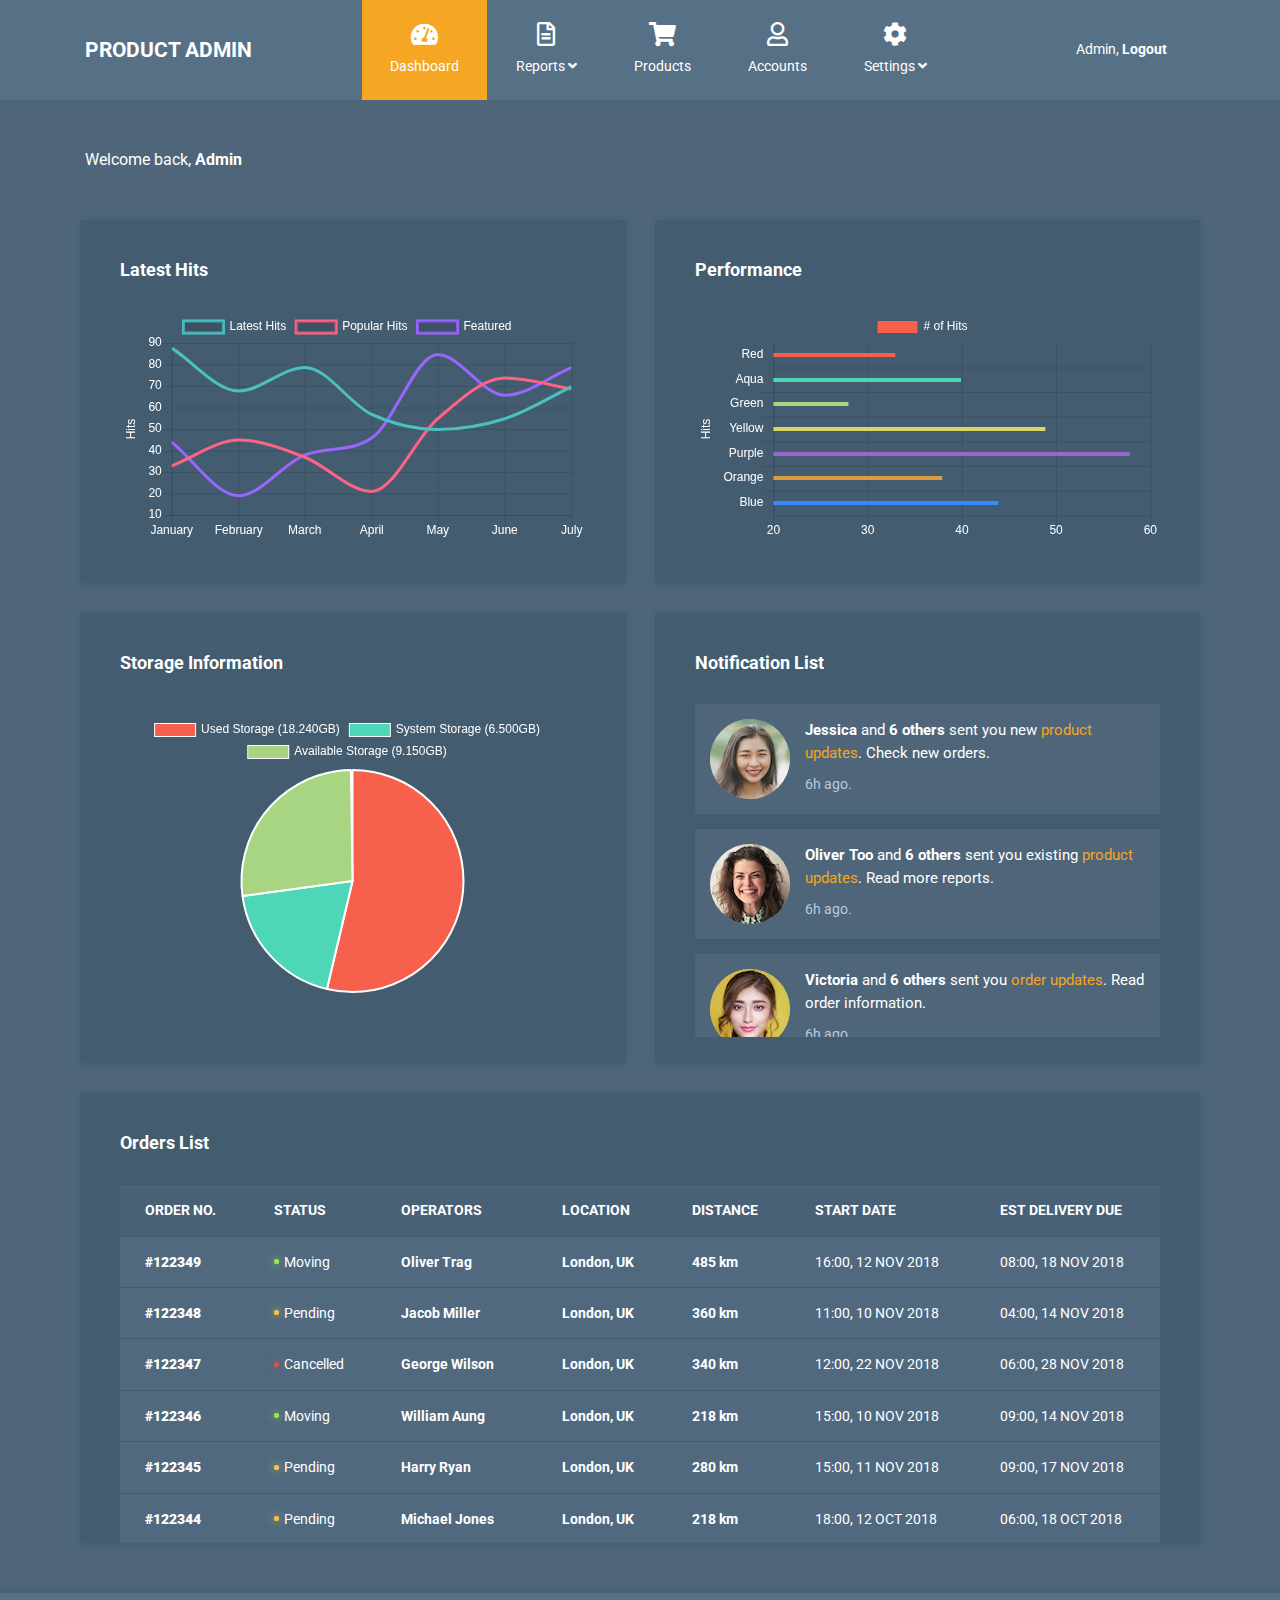
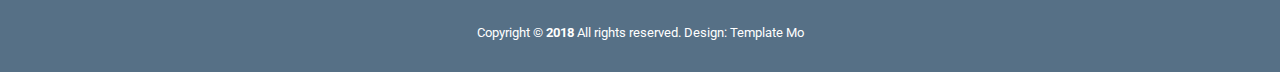
<file: public/admin/index.html>
<!DOCTYPE html>
<html lang="en">

<head>
    <meta charset="UTF-8">
    <meta name="viewport" content="width=device-width, initial-scale=1.0">
    <meta http-equiv="X-UA-Compatible" content="ie=edge">
    <title>Product Admin - Dashboard HTML Template</title>
    <link rel="stylesheet" href="https://fonts.googleapis.com/css?family=Roboto:400,700">
    <!-- https://fonts.google.com/specimen/Roboto -->
    <link rel="stylesheet" href="css/fontawesome.min.css">
    <!-- https://fontawesome.com/ -->
    <link rel="stylesheet" href="css/bootstrap.min.css">
    <!-- https://getbootstrap.com/ -->
    <link rel="stylesheet" href="css/templatemo-style.css">
    <!--
	Product Admin CSS Template
	https://templatemo.com/tm-524-product-admin
	-->
</head>

<body id="reportsPage">
    <div class="" id="home">
        <nav class="navbar navbar-expand-xl">
            <div class="container h-100">
                <a class="navbar-brand" href="index.html">
                    <h1 class="tm-site-title mb-0">Product Admin</h1>
                </a>
                <button class="navbar-toggler ml-auto mr-0" type="button" data-toggle="collapse" data-target="#navbarSupportedContent" aria-controls="navbarSupportedContent" aria-expanded="false" aria-label="Toggle navigation">
                    <i class="fas fa-bars tm-nav-icon"></i>
                </button>

                <div class="collapse navbar-collapse" id="navbarSupportedContent">
                    <ul class="navbar-nav mx-auto h-100">
                        <li class="nav-item">
                            <a class="nav-link active" href="#">
                                <i class="fas fa-tachometer-alt"></i> Dashboard
                                <span class="sr-only">(current)</span>
                            </a>
                        </li>
                        <li class="nav-item dropdown">

                            <a class="nav-link dropdown-toggle" href="#" id="navbarDropdown" role="button" data-toggle="dropdown" aria-haspopup="true" aria-expanded="false">
                                <i class="far fa-file-alt"></i>
                                <span>
                                    Reports <i class="fas fa-angle-down"></i>
                                </span>
                            </a>
                            <div class="dropdown-menu" aria-labelledby="navbarDropdown">
                                <a class="dropdown-item" href="#">Daily Report</a>
                                <a class="dropdown-item" href="#">Weekly Report</a>
                                <a class="dropdown-item" href="#">Yearly Report</a>
                            </div>
                        </li>
                        <li class="nav-item">
                            <a class="nav-link" href="products.html">
                                <i class="fas fa-shopping-cart"></i> Products
                            </a>
                        </li>

                        <li class="nav-item">
                            <a class="nav-link" href="accounts.html">
                                <i class="far fa-user"></i> Accounts
                            </a>
                        </li>
                        <li class="nav-item dropdown">
                            <a class="nav-link dropdown-toggle" href="#" id="navbarDropdown" role="button" data-toggle="dropdown" aria-haspopup="true" aria-expanded="false">
                                <i class="fas fa-cog"></i>
                                <span>
                                    Settings <i class="fas fa-angle-down"></i>
                                </span>
                            </a>
                            <div class="dropdown-menu" aria-labelledby="navbarDropdown">
                                <a class="dropdown-item" href="#">Profile</a>
                                <a class="dropdown-item" href="#">Billing</a>
                                <a class="dropdown-item" href="#">Customize</a>
                            </div>
                        </li>
                    </ul>
                    <ul class="navbar-nav">
                        <li class="nav-item">
                            <a class="nav-link d-block" href="login.html">
                                Admin, <b>Logout</b>
                            </a>
                        </li>
                    </ul>
                </div>
            </div>

        </nav>

        <div class="container">
            <div class="row">
                <div class="col">
                    <p class="text-white mt-5 mb-5">Welcome back, <b>Admin</b></p>
                </div>
            </div>
            <!-- row -->
            <div class="row tm-content-row">
                <div class="col-sm-12 col-md-12 col-lg-6 col-xl-6 tm-block-col">
                    <div class="tm-bg-primary-dark tm-block">
                        <h2 class="tm-block-title">Latest Hits</h2>
                        <canvas id="lineChart"></canvas>
                    </div>
                </div>
                <div class="col-sm-12 col-md-12 col-lg-6 col-xl-6 tm-block-col">
                    <div class="tm-bg-primary-dark tm-block">
                        <h2 class="tm-block-title">Performance</h2>
                        <canvas id="barChart"></canvas>
                    </div>
                </div>
                <div class="col-sm-12 col-md-12 col-lg-6 col-xl-6 tm-block-col">
                    <div class="tm-bg-primary-dark tm-block tm-block-taller">
                        <h2 class="tm-block-title">Storage Information</h2>
                        <div id="pieChartContainer">
                            <canvas id="pieChart" class="chartjs-render-monitor" width="200" height="200"></canvas>
                        </div>
                    </div>
                </div>
                <div class="col-sm-12 col-md-12 col-lg-6 col-xl-6 tm-block-col">
                    <div class="tm-bg-primary-dark tm-block tm-block-taller tm-block-overflow">
                        <h2 class="tm-block-title">Notification List</h2>
                        <div class="tm-notification-items">
                            <div class="media tm-notification-item">
                                <div class="tm-gray-circle"><img src="img/notification-01.jpg" alt="Avatar Image" class="rounded-circle"></div>
                                <div class="media-body">
                                    <p class="mb-2"><b>Jessica</b> and <b>6 others</b> sent you new <a href="#" class="tm-notification-link">product updates</a>. Check new orders.</p>
                                    <span class="tm-small tm-text-color-secondary">6h ago.</span>
                                </div>
                            </div>
                            <div class="media tm-notification-item">
                                <div class="tm-gray-circle"><img src="img/notification-02.jpg" alt="Avatar Image" class="rounded-circle"></div>
                                <div class="media-body">
                                    <p class="mb-2"><b>Oliver Too</b> and <b>6 others</b> sent you existing <a href="#" class="tm-notification-link">product updates</a>. Read more reports.</p>
                                    <span class="tm-small tm-text-color-secondary">6h ago.</span>
                                </div>
                            </div>
                            <div class="media tm-notification-item">
                                <div class="tm-gray-circle"><img src="img/notification-03.jpg" alt="Avatar Image" class="rounded-circle"></div>
                                <div class="media-body">
                                    <p class="mb-2"><b>Victoria</b> and <b>6 others</b> sent you <a href="#" class="tm-notification-link">order updates</a>. Read order information.</p>
                                    <span class="tm-small tm-text-color-secondary">6h ago.</span>
                                </div>
                            </div>
                            <div class="media tm-notification-item">
                                <div class="tm-gray-circle"><img src="img/notification-01.jpg" alt="Avatar Image" class="rounded-circle"></div>
                                <div class="media-body">
                                    <p class="mb-2"><b>Laura Cute</b> and <b>6 others</b> sent you <a href="#" class="tm-notification-link">product records</a>.</p>
                                    <span class="tm-small tm-text-color-secondary">6h ago.</span>
                                </div>
                            </div>
                            <div class="media tm-notification-item">
                                <div class="tm-gray-circle"><img src="img/notification-02.jpg" alt="Avatar Image" class="rounded-circle"></div>
                                <div class="media-body">
                                    <p class="mb-2"><b>Samantha</b> and <b>6 others</b> sent you <a href="#" class="tm-notification-link">order stuffs</a>.</p>
                                    <span class="tm-small tm-text-color-secondary">6h ago.</span>
                                </div>
                            </div>
                            <div class="media tm-notification-item">
                                <div class="tm-gray-circle"><img src="img/notification-03.jpg" alt="Avatar Image" class="rounded-circle"></div>
                                <div class="media-body">
                                    <p class="mb-2"><b>Sophie</b> and <b>6 others</b> sent you <a href="#" class="tm-notification-link">product updates</a>.</p>
                                    <span class="tm-small tm-text-color-secondary">6h ago.</span>
                                </div>
                            </div>
                            <div class="media tm-notification-item">
                                <div class="tm-gray-circle"><img src="img/notification-01.jpg" alt="Avatar Image" class="rounded-circle"></div>
                                <div class="media-body">
                                    <p class="mb-2"><b>Lily A</b> and <b>6 others</b> sent you <a href="#" class="tm-notification-link">product updates</a>.</p>
                                    <span class="tm-small tm-text-color-secondary">6h ago.</span>
                                </div>
                            </div>
                            <div class="media tm-notification-item">
                                <div class="tm-gray-circle"><img src="img/notification-02.jpg" alt="Avatar Image" class="rounded-circle"></div>
                                <div class="media-body">
                                    <p class="mb-2"><b>Amara</b> and <b>6 others</b> sent you <a href="#" class="tm-notification-link">product updates</a>.</p>
                                    <span class="tm-small tm-text-color-secondary">6h ago.</span>
                                </div>
                            </div>
                            <div class="media tm-notification-item">
                                <div class="tm-gray-circle"><img src="img/notification-03.jpg" alt="Avatar Image" class="rounded-circle"></div>
                                <div class="media-body">
                                    <p class="mb-2"><b>Cinthela</b> and <b>6 others</b> sent you <a href="#" class="tm-notification-link">product updates</a>.</p>
                                    <span class="tm-small tm-text-color-secondary">6h ago.</span>
                                </div>
                            </div>
                        </div>
                    </div>
                </div>
                <div class="col-12 tm-block-col">
                    <div class="tm-bg-primary-dark tm-block tm-block-taller tm-block-scroll">
                        <h2 class="tm-block-title">Orders List</h2>
                        <table class="table">
                            <thead>
                                <tr>
                                    <th scope="col">ORDER NO.</th>
                                    <th scope="col">STATUS</th>
                                    <th scope="col">OPERATORS</th>
                                    <th scope="col">LOCATION</th>
                                    <th scope="col">DISTANCE</th>
                                    <th scope="col">START DATE</th>
                                    <th scope="col">EST DELIVERY DUE</th>
                                </tr>
                            </thead>
                            <tbody>
                                <tr>
                                    <th scope="row"><b>#122349</b></th>
                                    <td>
                                        <div class="tm-status-circle moving">
                                        </div>Moving
                                    </td>
                                    <td><b>Oliver Trag</b></td>
                                    <td><b>London, UK</b></td>
                                    <td><b>485 km</b></td>
                                    <td>16:00, 12 NOV 2018</td>
                                    <td>08:00, 18 NOV 2018</td>
                                </tr>
                                <tr>
                                    <th scope="row"><b>#122348</b></th>
                                    <td>
                                        <div class="tm-status-circle pending">
                                        </div>Pending
                                    </td>
                                    <td><b>Jacob Miller</b></td>
                                    <td><b>London, UK</b></td>
                                    <td><b>360 km</b></td>
                                    <td>11:00, 10 NOV 2018</td>
                                    <td>04:00, 14 NOV 2018</td>
                                </tr>
                                <tr>
                                    <th scope="row"><b>#122347</b></th>
                                    <td>
                                        <div class="tm-status-circle cancelled">
                                        </div>Cancelled
                                    </td>
                                    <td><b>George Wilson</b></td>
                                    <td><b>London, UK</b></td>
                                    <td><b>340 km</b></td>
                                    <td>12:00, 22 NOV 2018</td>
                                    <td>06:00, 28 NOV 2018</td>
                                </tr>
                                <tr>
                                    <th scope="row"><b>#122346</b></th>
                                    <td>
                                        <div class="tm-status-circle moving">
                                        </div>Moving
                                    </td>
                                    <td><b>William Aung</b></td>
                                    <td><b>London, UK</b></td>
                                    <td><b>218 km</b></td>
                                    <td>15:00, 10 NOV 2018</td>
                                    <td>09:00, 14 NOV 2018</td>
                                </tr>
                                <tr>
                                    <th scope="row"><b>#122345</b></th>
                                    <td>
                                        <div class="tm-status-circle pending">
                                        </div>Pending
                                    </td>
                                    <td><b>Harry Ryan</b></td>
                                    <td><b>London, UK</b></td>
                                    <td><b>280 km</b></td>
                                    <td>15:00, 11 NOV 2018</td>
                                    <td>09:00, 17 NOV 2018</td>
                                </tr>
                                <tr>
                                    <th scope="row"><b>#122344</b></th>
                                    <td>
                                        <div class="tm-status-circle pending">
                                        </div>Pending
                                    </td>
                                    <td><b>Michael Jones</b></td>
                                    <td><b>London, UK</b></td>
                                    <td><b>218 km</b></td>
                                    <td>18:00, 12 OCT 2018</td>
                                    <td>06:00, 18 OCT 2018</td>
                                </tr>
                                <tr>
                                    <th scope="row"><b>#122343</b></th>
                                    <td>
                                        <div class="tm-status-circle moving">
                                        </div>Moving
                                    </td>
                                    <td><b>Timmy Davis</b></td>
                                    <td><b>London, UK</b></td>
                                    <td><b>218 km</b></td>
                                    <td>12:00, 10 OCT 2018</td>
                                    <td>08:00, 18 OCT 2018</td>
                                </tr>
                                <tr>
                                    <th scope="row"><b>#122342</b></th>
                                    <td>
                                        <div class="tm-status-circle moving">
                                        </div>Moving
                                    </td>
                                    <td><b>Oscar Phyo</b></td>
                                    <td><b>London, UK</b></td>
                                    <td><b>420 km</b></td>
                                    <td>15:30, 06 OCT 2018</td>
                                    <td>09:30, 16 OCT 2018</td>
                                </tr>
                                <tr>
                                    <th scope="row"><b>#122341</b></th>
                                    <td>
                                        <div class="tm-status-circle moving">
                                        </div>Moving
                                    </td>
                                    <td><b>Charlie Brown</b></td>
                                    <td><b>London, UK</b></td>
                                    <td><b>300 km</b></td>
                                    <td>11:00, 10 OCT 2018</td>
                                    <td>03:00, 14 OCT 2018</td>
                                </tr>
                                <tr>
                                    <th scope="row"><b>#122340</b></th>
                                    <td>
                                        <div class="tm-status-circle cancelled">
                                        </div>Cancelled
                                    </td>
                                    <td><b>Wilson Cookies</b></td>
                                    <td><b>London, UK</b></td>
                                    <td><b>218 km</b></td>
                                    <td>17:30, 12 OCT 2018</td>
                                    <td>08:30, 22 OCT 2018</td>
                                </tr>
                                <tr>
                                    <th scope="row"><b>#122339</b></th>
                                    <td>
                                        <div class="tm-status-circle moving">
                                        </div>Moving
                                    </td>
                                    <td><b>Richard Clamon</b></td>
                                    <td><b>London, UK</b></td>
                                    <td><b>150 km</b></td>
                                    <td>15:00, 12 OCT 2018</td>
                                    <td>09:20, 26 OCT 2018</td>
                                </tr>
                            </tbody>
                        </table>
                    </div>
                </div>
            </div>
        </div>
        <footer class="tm-footer row tm-mt-small">
            <div class="col-12 font-weight-light">
                <p class="text-center text-white mb-0 px-4 small">
                    Copyright &copy; <b>2018</b> All rights reserved. Design: <a rel="nofollow noopener" href="https://templatemo.com" class="tm-footer-link">Template Mo</a>
                </p>
            </div>
        </footer>
    </div>

    <script src="js/jquery-3.3.1.min.js"></script>
    <!-- https://jquery.com/download/ -->
    <script src="js/moment.min.js"></script>
    <!-- https://momentjs.com/ -->
    <script src="js/Chart.min.js"></script>
    <!-- http://www.chartjs.org/docs/latest/ -->
    <script src="js/bootstrap.min.js"></script>
    <!-- https://getbootstrap.com/ -->
    <script src="js/tooplate-scripts.js"></script>
    <script>
        Chart.defaults.global.defaultFontColor = 'white';
        let ctxLine,
            ctxBar,
            ctxPie,
            optionsLine,
            optionsBar,
            optionsPie,
            configLine,
            configBar,
            configPie,
            lineChart;
        barChart, pieChart;
        // DOM is ready
        $(function() {
            drawLineChart(); // Line Chart
            drawBarChart(); // Bar Chart
            drawPieChart(); // Pie Chart

            $(window).resize(function() {
                updateLineChart();
                updateBarChart();
            });
        })
    </script>
</body>

</html>
</file>
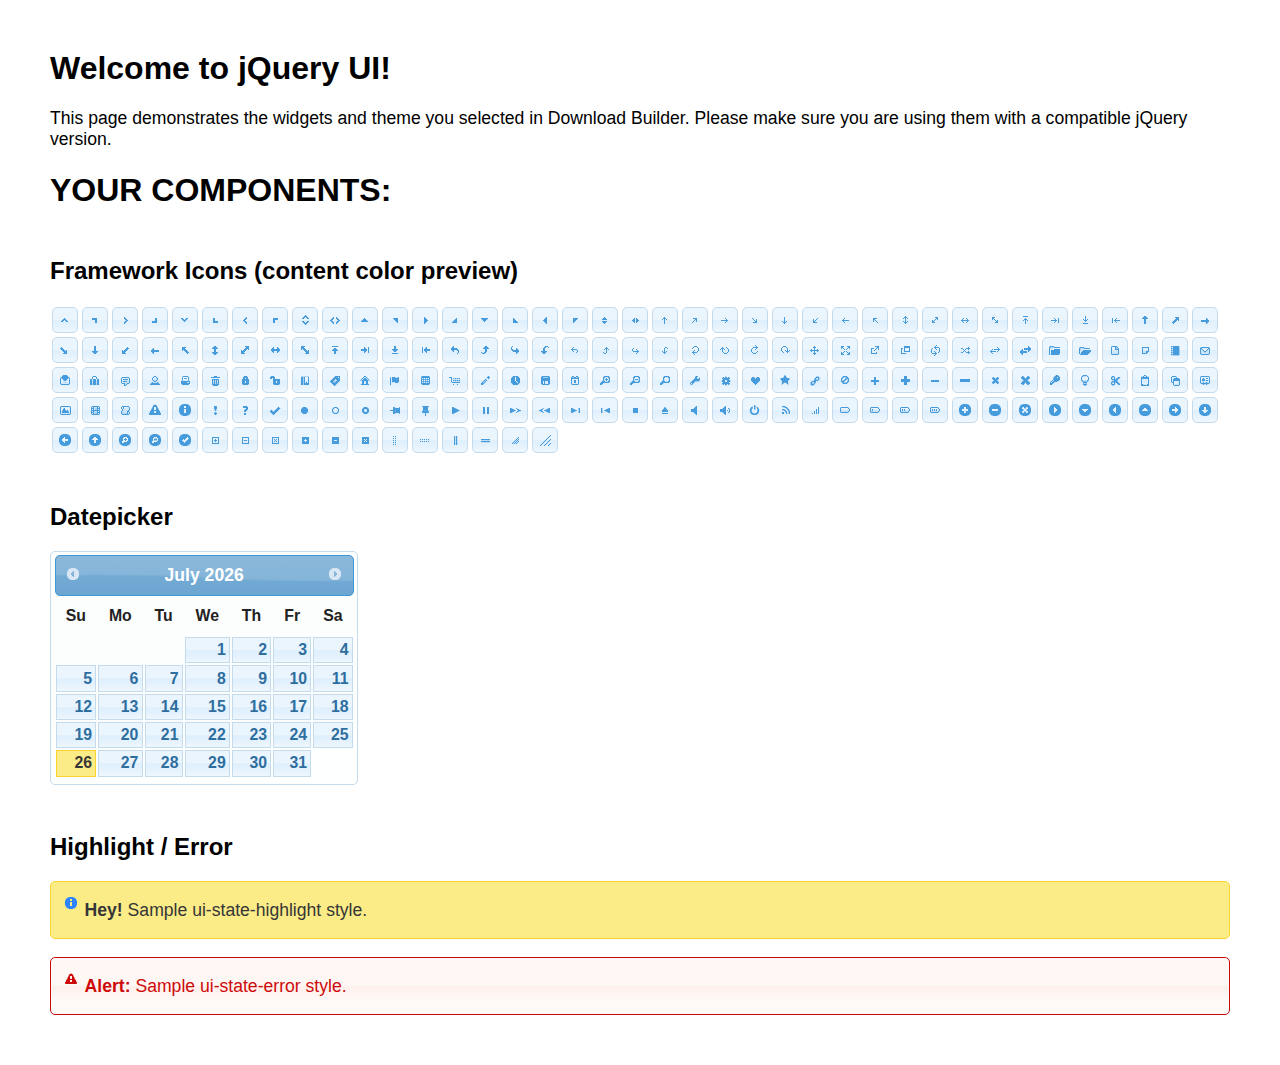
<file: public/admin/jquery-ui-datepicker/index.html>
<!doctype html>
<html lang="us">
<head>
	<meta charset="utf-8">
	<title>jQuery UI Example Page</title>
	<link href="jquery-ui.css" rel="stylesheet">
	<style>
	body{
		font-family: "Trebuchet MS", sans-serif;
		margin: 50px;
	}
	.demoHeaders {
		margin-top: 2em;
	}
	#dialog-link {
		padding: .4em 1em .4em 20px;
		text-decoration: none;
		position: relative;
	}
	#dialog-link span.ui-icon {
		margin: 0 5px 0 0;
		position: absolute;
		left: .2em;
		top: 50%;
		margin-top: -8px;
	}
	#icons {
		margin: 0;
		padding: 0;
	}
	#icons li {
		margin: 2px;
		position: relative;
		padding: 4px 0;
		cursor: pointer;
		float: left;
		list-style: none;
	}
	#icons span.ui-icon {
		float: left;
		margin: 0 4px;
	}
	.fakewindowcontain .ui-widget-overlay {
		position: absolute;
	}
	select {
		width: 200px;
	}
	</style>
</head>
<body>

<h1>Welcome to jQuery UI!</h1>

<div class="ui-widget">
	<p>This page demonstrates the widgets and theme you selected in Download Builder. Please make sure you are using them with a compatible jQuery version.</p>
</div>

<h1>YOUR COMPONENTS:</h1>
















<h2 class="demoHeaders">Framework Icons (content color preview)</h2>
<ul id="icons" class="ui-widget ui-helper-clearfix">
	<li class="ui-state-default ui-corner-all" title=".ui-icon-caret-1-n"><span class="ui-icon ui-icon-caret-1-n"></span></li>
	<li class="ui-state-default ui-corner-all" title=".ui-icon-caret-1-ne"><span class="ui-icon ui-icon-caret-1-ne"></span></li>
	<li class="ui-state-default ui-corner-all" title=".ui-icon-caret-1-e"><span class="ui-icon ui-icon-caret-1-e"></span></li>
	<li class="ui-state-default ui-corner-all" title=".ui-icon-caret-1-se"><span class="ui-icon ui-icon-caret-1-se"></span></li>
	<li class="ui-state-default ui-corner-all" title=".ui-icon-caret-1-s"><span class="ui-icon ui-icon-caret-1-s"></span></li>
	<li class="ui-state-default ui-corner-all" title=".ui-icon-caret-1-sw"><span class="ui-icon ui-icon-caret-1-sw"></span></li>
	<li class="ui-state-default ui-corner-all" title=".ui-icon-caret-1-w"><span class="ui-icon ui-icon-caret-1-w"></span></li>
	<li class="ui-state-default ui-corner-all" title=".ui-icon-caret-1-nw"><span class="ui-icon ui-icon-caret-1-nw"></span></li>
	<li class="ui-state-default ui-corner-all" title=".ui-icon-caret-2-n-s"><span class="ui-icon ui-icon-caret-2-n-s"></span></li>
	<li class="ui-state-default ui-corner-all" title=".ui-icon-caret-2-e-w"><span class="ui-icon ui-icon-caret-2-e-w"></span></li>
	<li class="ui-state-default ui-corner-all" title=".ui-icon-triangle-1-n"><span class="ui-icon ui-icon-triangle-1-n"></span></li>
	<li class="ui-state-default ui-corner-all" title=".ui-icon-triangle-1-ne"><span class="ui-icon ui-icon-triangle-1-ne"></span></li>
	<li class="ui-state-default ui-corner-all" title=".ui-icon-triangle-1-e"><span class="ui-icon ui-icon-triangle-1-e"></span></li>
	<li class="ui-state-default ui-corner-all" title=".ui-icon-triangle-1-se"><span class="ui-icon ui-icon-triangle-1-se"></span></li>
	<li class="ui-state-default ui-corner-all" title=".ui-icon-triangle-1-s"><span class="ui-icon ui-icon-triangle-1-s"></span></li>
	<li class="ui-state-default ui-corner-all" title=".ui-icon-triangle-1-sw"><span class="ui-icon ui-icon-triangle-1-sw"></span></li>
	<li class="ui-state-default ui-corner-all" title=".ui-icon-triangle-1-w"><span class="ui-icon ui-icon-triangle-1-w"></span></li>
	<li class="ui-state-default ui-corner-all" title=".ui-icon-triangle-1-nw"><span class="ui-icon ui-icon-triangle-1-nw"></span></li>
	<li class="ui-state-default ui-corner-all" title=".ui-icon-triangle-2-n-s"><span class="ui-icon ui-icon-triangle-2-n-s"></span></li>
	<li class="ui-state-default ui-corner-all" title=".ui-icon-triangle-2-e-w"><span class="ui-icon ui-icon-triangle-2-e-w"></span></li>
	<li class="ui-state-default ui-corner-all" title=".ui-icon-arrow-1-n"><span class="ui-icon ui-icon-arrow-1-n"></span></li>
	<li class="ui-state-default ui-corner-all" title=".ui-icon-arrow-1-ne"><span class="ui-icon ui-icon-arrow-1-ne"></span></li>
	<li class="ui-state-default ui-corner-all" title=".ui-icon-arrow-1-e"><span class="ui-icon ui-icon-arrow-1-e"></span></li>
	<li class="ui-state-default ui-corner-all" title=".ui-icon-arrow-1-se"><span class="ui-icon ui-icon-arrow-1-se"></span></li>
	<li class="ui-state-default ui-corner-all" title=".ui-icon-arrow-1-s"><span class="ui-icon ui-icon-arrow-1-s"></span></li>
	<li class="ui-state-default ui-corner-all" title=".ui-icon-arrow-1-sw"><span class="ui-icon ui-icon-arrow-1-sw"></span></li>
	<li class="ui-state-default ui-corner-all" title=".ui-icon-arrow-1-w"><span class="ui-icon ui-icon-arrow-1-w"></span></li>
	<li class="ui-state-default ui-corner-all" title=".ui-icon-arrow-1-nw"><span class="ui-icon ui-icon-arrow-1-nw"></span></li>
	<li class="ui-state-default ui-corner-all" title=".ui-icon-arrow-2-n-s"><span class="ui-icon ui-icon-arrow-2-n-s"></span></li>
	<li class="ui-state-default ui-corner-all" title=".ui-icon-arrow-2-ne-sw"><span class="ui-icon ui-icon-arrow-2-ne-sw"></span></li>
	<li class="ui-state-default ui-corner-all" title=".ui-icon-arrow-2-e-w"><span class="ui-icon ui-icon-arrow-2-e-w"></span></li>
	<li class="ui-state-default ui-corner-all" title=".ui-icon-arrow-2-se-nw"><span class="ui-icon ui-icon-arrow-2-se-nw"></span></li>
	<li class="ui-state-default ui-corner-all" title=".ui-icon-arrowstop-1-n"><span class="ui-icon ui-icon-arrowstop-1-n"></span></li>
	<li class="ui-state-default ui-corner-all" title=".ui-icon-arrowstop-1-e"><span class="ui-icon ui-icon-arrowstop-1-e"></span></li>
	<li class="ui-state-default ui-corner-all" title=".ui-icon-arrowstop-1-s"><span class="ui-icon ui-icon-arrowstop-1-s"></span></li>
	<li class="ui-state-default ui-corner-all" title=".ui-icon-arrowstop-1-w"><span class="ui-icon ui-icon-arrowstop-1-w"></span></li>
	<li class="ui-state-default ui-corner-all" title=".ui-icon-arrowthick-1-n"><span class="ui-icon ui-icon-arrowthick-1-n"></span></li>
	<li class="ui-state-default ui-corner-all" title=".ui-icon-arrowthick-1-ne"><span class="ui-icon ui-icon-arrowthick-1-ne"></span></li>
	<li class="ui-state-default ui-corner-all" title=".ui-icon-arrowthick-1-e"><span class="ui-icon ui-icon-arrowthick-1-e"></span></li>
	<li class="ui-state-default ui-corner-all" title=".ui-icon-arrowthick-1-se"><span class="ui-icon ui-icon-arrowthick-1-se"></span></li>
	<li class="ui-state-default ui-corner-all" title=".ui-icon-arrowthick-1-s"><span class="ui-icon ui-icon-arrowthick-1-s"></span></li>
	<li class="ui-state-default ui-corner-all" title=".ui-icon-arrowthick-1-sw"><span class="ui-icon ui-icon-arrowthick-1-sw"></span></li>
	<li class="ui-state-default ui-corner-all" title=".ui-icon-arrowthick-1-w"><span class="ui-icon ui-icon-arrowthick-1-w"></span></li>
	<li class="ui-state-default ui-corner-all" title=".ui-icon-arrowthick-1-nw"><span class="ui-icon ui-icon-arrowthick-1-nw"></span></li>
	<li class="ui-state-default ui-corner-all" title=".ui-icon-arrowthick-2-n-s"><span class="ui-icon ui-icon-arrowthick-2-n-s"></span></li>
	<li class="ui-state-default ui-corner-all" title=".ui-icon-arrowthick-2-ne-sw"><span class="ui-icon ui-icon-arrowthick-2-ne-sw"></span></li>
	<li class="ui-state-default ui-corner-all" title=".ui-icon-arrowthick-2-e-w"><span class="ui-icon ui-icon-arrowthick-2-e-w"></span></li>
	<li class="ui-state-default ui-corner-all" title=".ui-icon-arrowthick-2-se-nw"><span class="ui-icon ui-icon-arrowthick-2-se-nw"></span></li>
	<li class="ui-state-default ui-corner-all" title=".ui-icon-arrowthickstop-1-n"><span class="ui-icon ui-icon-arrowthickstop-1-n"></span></li>
	<li class="ui-state-default ui-corner-all" title=".ui-icon-arrowthickstop-1-e"><span class="ui-icon ui-icon-arrowthickstop-1-e"></span></li>
	<li class="ui-state-default ui-corner-all" title=".ui-icon-arrowthickstop-1-s"><span class="ui-icon ui-icon-arrowthickstop-1-s"></span></li>
	<li class="ui-state-default ui-corner-all" title=".ui-icon-arrowthickstop-1-w"><span class="ui-icon ui-icon-arrowthickstop-1-w"></span></li>
	<li class="ui-state-default ui-corner-all" title=".ui-icon-arrowreturnthick-1-w"><span class="ui-icon ui-icon-arrowreturnthick-1-w"></span></li>
	<li class="ui-state-default ui-corner-all" title=".ui-icon-arrowreturnthick-1-n"><span class="ui-icon ui-icon-arrowreturnthick-1-n"></span></li>
	<li class="ui-state-default ui-corner-all" title=".ui-icon-arrowreturnthick-1-e"><span class="ui-icon ui-icon-arrowreturnthick-1-e"></span></li>
	<li class="ui-state-default ui-corner-all" title=".ui-icon-arrowreturnthick-1-s"><span class="ui-icon ui-icon-arrowreturnthick-1-s"></span></li>
	<li class="ui-state-default ui-corner-all" title=".ui-icon-arrowreturn-1-w"><span class="ui-icon ui-icon-arrowreturn-1-w"></span></li>
	<li class="ui-state-default ui-corner-all" title=".ui-icon-arrowreturn-1-n"><span class="ui-icon ui-icon-arrowreturn-1-n"></span></li>
	<li class="ui-state-default ui-corner-all" title=".ui-icon-arrowreturn-1-e"><span class="ui-icon ui-icon-arrowreturn-1-e"></span></li>
	<li class="ui-state-default ui-corner-all" title=".ui-icon-arrowreturn-1-s"><span class="ui-icon ui-icon-arrowreturn-1-s"></span></li>
	<li class="ui-state-default ui-corner-all" title=".ui-icon-arrowrefresh-1-w"><span class="ui-icon ui-icon-arrowrefresh-1-w"></span></li>
	<li class="ui-state-default ui-corner-all" title=".ui-icon-arrowrefresh-1-n"><span class="ui-icon ui-icon-arrowrefresh-1-n"></span></li>
	<li class="ui-state-default ui-corner-all" title=".ui-icon-arrowrefresh-1-e"><span class="ui-icon ui-icon-arrowrefresh-1-e"></span></li>
	<li class="ui-state-default ui-corner-all" title=".ui-icon-arrowrefresh-1-s"><span class="ui-icon ui-icon-arrowrefresh-1-s"></span></li>
	<li class="ui-state-default ui-corner-all" title=".ui-icon-arrow-4"><span class="ui-icon ui-icon-arrow-4"></span></li>
	<li class="ui-state-default ui-corner-all" title=".ui-icon-arrow-4-diag"><span class="ui-icon ui-icon-arrow-4-diag"></span></li>
	<li class="ui-state-default ui-corner-all" title=".ui-icon-extlink"><span class="ui-icon ui-icon-extlink"></span></li>
	<li class="ui-state-default ui-corner-all" title=".ui-icon-newwin"><span class="ui-icon ui-icon-newwin"></span></li>
	<li class="ui-state-default ui-corner-all" title=".ui-icon-refresh"><span class="ui-icon ui-icon-refresh"></span></li>
	<li class="ui-state-default ui-corner-all" title=".ui-icon-shuffle"><span class="ui-icon ui-icon-shuffle"></span></li>
	<li class="ui-state-default ui-corner-all" title=".ui-icon-transfer-e-w"><span class="ui-icon ui-icon-transfer-e-w"></span></li>
	<li class="ui-state-default ui-corner-all" title=".ui-icon-transferthick-e-w"><span class="ui-icon ui-icon-transferthick-e-w"></span></li>
	<li class="ui-state-default ui-corner-all" title=".ui-icon-folder-collapsed"><span class="ui-icon ui-icon-folder-collapsed"></span></li>
	<li class="ui-state-default ui-corner-all" title=".ui-icon-folder-open"><span class="ui-icon ui-icon-folder-open"></span></li>
	<li class="ui-state-default ui-corner-all" title=".ui-icon-document"><span class="ui-icon ui-icon-document"></span></li>
	<li class="ui-state-default ui-corner-all" title=".ui-icon-document-b"><span class="ui-icon ui-icon-document-b"></span></li>
	<li class="ui-state-default ui-corner-all" title=".ui-icon-note"><span class="ui-icon ui-icon-note"></span></li>
	<li class="ui-state-default ui-corner-all" title=".ui-icon-mail-closed"><span class="ui-icon ui-icon-mail-closed"></span></li>
	<li class="ui-state-default ui-corner-all" title=".ui-icon-mail-open"><span class="ui-icon ui-icon-mail-open"></span></li>
	<li class="ui-state-default ui-corner-all" title=".ui-icon-suitcase"><span class="ui-icon ui-icon-suitcase"></span></li>
	<li class="ui-state-default ui-corner-all" title=".ui-icon-comment"><span class="ui-icon ui-icon-comment"></span></li>
	<li class="ui-state-default ui-corner-all" title=".ui-icon-person"><span class="ui-icon ui-icon-person"></span></li>
	<li class="ui-state-default ui-corner-all" title=".ui-icon-print"><span class="ui-icon ui-icon-print"></span></li>
	<li class="ui-state-default ui-corner-all" title=".ui-icon-trash"><span class="ui-icon ui-icon-trash"></span></li>
	<li class="ui-state-default ui-corner-all" title=".ui-icon-locked"><span class="ui-icon ui-icon-locked"></span></li>
	<li class="ui-state-default ui-corner-all" title=".ui-icon-unlocked"><span class="ui-icon ui-icon-unlocked"></span></li>
	<li class="ui-state-default ui-corner-all" title=".ui-icon-bookmark"><span class="ui-icon ui-icon-bookmark"></span></li>
	<li class="ui-state-default ui-corner-all" title=".ui-icon-tag"><span class="ui-icon ui-icon-tag"></span></li>
	<li class="ui-state-default ui-corner-all" title=".ui-icon-home"><span class="ui-icon ui-icon-home"></span></li>
	<li class="ui-state-default ui-corner-all" title=".ui-icon-flag"><span class="ui-icon ui-icon-flag"></span></li>
	<li class="ui-state-default ui-corner-all" title=".ui-icon-calculator"><span class="ui-icon ui-icon-calculator"></span></li>
	<li class="ui-state-default ui-corner-all" title=".ui-icon-cart"><span class="ui-icon ui-icon-cart"></span></li>
	<li class="ui-state-default ui-corner-all" title=".ui-icon-pencil"><span class="ui-icon ui-icon-pencil"></span></li>
	<li class="ui-state-default ui-corner-all" title=".ui-icon-clock"><span class="ui-icon ui-icon-clock"></span></li>
	<li class="ui-state-default ui-corner-all" title=".ui-icon-disk"><span class="ui-icon ui-icon-disk"></span></li>
	<li class="ui-state-default ui-corner-all" title=".ui-icon-calendar"><span class="ui-icon ui-icon-calendar"></span></li>
	<li class="ui-state-default ui-corner-all" title=".ui-icon-zoomin"><span class="ui-icon ui-icon-zoomin"></span></li>
	<li class="ui-state-default ui-corner-all" title=".ui-icon-zoomout"><span class="ui-icon ui-icon-zoomout"></span></li>
	<li class="ui-state-default ui-corner-all" title=".ui-icon-search"><span class="ui-icon ui-icon-search"></span></li>
	<li class="ui-state-default ui-corner-all" title=".ui-icon-wrench"><span class="ui-icon ui-icon-wrench"></span></li>
	<li class="ui-state-default ui-corner-all" title=".ui-icon-gear"><span class="ui-icon ui-icon-gear"></span></li>
	<li class="ui-state-default ui-corner-all" title=".ui-icon-heart"><span class="ui-icon ui-icon-heart"></span></li>
	<li class="ui-state-default ui-corner-all" title=".ui-icon-star"><span class="ui-icon ui-icon-star"></span></li>
	<li class="ui-state-default ui-corner-all" title=".ui-icon-link"><span class="ui-icon ui-icon-link"></span></li>
	<li class="ui-state-default ui-corner-all" title=".ui-icon-cancel"><span class="ui-icon ui-icon-cancel"></span></li>
	<li class="ui-state-default ui-corner-all" title=".ui-icon-plus"><span class="ui-icon ui-icon-plus"></span></li>
	<li class="ui-state-default ui-corner-all" title=".ui-icon-plusthick"><span class="ui-icon ui-icon-plusthick"></span></li>
	<li class="ui-state-default ui-corner-all" title=".ui-icon-minus"><span class="ui-icon ui-icon-minus"></span></li>
	<li class="ui-state-default ui-corner-all" title=".ui-icon-minusthick"><span class="ui-icon ui-icon-minusthick"></span></li>
	<li class="ui-state-default ui-corner-all" title=".ui-icon-close"><span class="ui-icon ui-icon-close"></span></li>
	<li class="ui-state-default ui-corner-all" title=".ui-icon-closethick"><span class="ui-icon ui-icon-closethick"></span></li>
	<li class="ui-state-default ui-corner-all" title=".ui-icon-key"><span class="ui-icon ui-icon-key"></span></li>
	<li class="ui-state-default ui-corner-all" title=".ui-icon-lightbulb"><span class="ui-icon ui-icon-lightbulb"></span></li>
	<li class="ui-state-default ui-corner-all" title=".ui-icon-scissors"><span class="ui-icon ui-icon-scissors"></span></li>
	<li class="ui-state-default ui-corner-all" title=".ui-icon-clipboard"><span class="ui-icon ui-icon-clipboard"></span></li>
	<li class="ui-state-default ui-corner-all" title=".ui-icon-copy"><span class="ui-icon ui-icon-copy"></span></li>
	<li class="ui-state-default ui-corner-all" title=".ui-icon-contact"><span class="ui-icon ui-icon-contact"></span></li>
	<li class="ui-state-default ui-corner-all" title=".ui-icon-image"><span class="ui-icon ui-icon-image"></span></li>
	<li class="ui-state-default ui-corner-all" title=".ui-icon-video"><span class="ui-icon ui-icon-video"></span></li>
	<li class="ui-state-default ui-corner-all" title=".ui-icon-script"><span class="ui-icon ui-icon-script"></span></li>
	<li class="ui-state-default ui-corner-all" title=".ui-icon-alert"><span class="ui-icon ui-icon-alert"></span></li>
	<li class="ui-state-default ui-corner-all" title=".ui-icon-info"><span class="ui-icon ui-icon-info"></span></li>
	<li class="ui-state-default ui-corner-all" title=".ui-icon-notice"><span class="ui-icon ui-icon-notice"></span></li>
	<li class="ui-state-default ui-corner-all" title=".ui-icon-help"><span class="ui-icon ui-icon-help"></span></li>
	<li class="ui-state-default ui-corner-all" title=".ui-icon-check"><span class="ui-icon ui-icon-check"></span></li>
	<li class="ui-state-default ui-corner-all" title=".ui-icon-bullet"><span class="ui-icon ui-icon-bullet"></span></li>
	<li class="ui-state-default ui-corner-all" title=".ui-icon-radio-off"><span class="ui-icon ui-icon-radio-off"></span></li>
	<li class="ui-state-default ui-corner-all" title=".ui-icon-radio-on"><span class="ui-icon ui-icon-radio-on"></span></li>
	<li class="ui-state-default ui-corner-all" title=".ui-icon-pin-w"><span class="ui-icon ui-icon-pin-w"></span></li>
	<li class="ui-state-default ui-corner-all" title=".ui-icon-pin-s"><span class="ui-icon ui-icon-pin-s"></span></li>
	<li class="ui-state-default ui-corner-all" title=".ui-icon-play"><span class="ui-icon ui-icon-play"></span></li>
	<li class="ui-state-default ui-corner-all" title=".ui-icon-pause"><span class="ui-icon ui-icon-pause"></span></li>
	<li class="ui-state-default ui-corner-all" title=".ui-icon-seek-next"><span class="ui-icon ui-icon-seek-next"></span></li>
	<li class="ui-state-default ui-corner-all" title=".ui-icon-seek-prev"><span class="ui-icon ui-icon-seek-prev"></span></li>
	<li class="ui-state-default ui-corner-all" title=".ui-icon-seek-end"><span class="ui-icon ui-icon-seek-end"></span></li>
	<li class="ui-state-default ui-corner-all" title=".ui-icon-seek-first"><span class="ui-icon ui-icon-seek-first"></span></li>
	<li class="ui-state-default ui-corner-all" title=".ui-icon-stop"><span class="ui-icon ui-icon-stop"></span></li>
	<li class="ui-state-default ui-corner-all" title=".ui-icon-eject"><span class="ui-icon ui-icon-eject"></span></li>
	<li class="ui-state-default ui-corner-all" title=".ui-icon-volume-off"><span class="ui-icon ui-icon-volume-off"></span></li>
	<li class="ui-state-default ui-corner-all" title=".ui-icon-volume-on"><span class="ui-icon ui-icon-volume-on"></span></li>
	<li class="ui-state-default ui-corner-all" title=".ui-icon-power"><span class="ui-icon ui-icon-power"></span></li>
	<li class="ui-state-default ui-corner-all" title=".ui-icon-signal-diag"><span class="ui-icon ui-icon-signal-diag"></span></li>
	<li class="ui-state-default ui-corner-all" title=".ui-icon-signal"><span class="ui-icon ui-icon-signal"></span></li>
	<li class="ui-state-default ui-corner-all" title=".ui-icon-battery-0"><span class="ui-icon ui-icon-battery-0"></span></li>
	<li class="ui-state-default ui-corner-all" title=".ui-icon-battery-1"><span class="ui-icon ui-icon-battery-1"></span></li>
	<li class="ui-state-default ui-corner-all" title=".ui-icon-battery-2"><span class="ui-icon ui-icon-battery-2"></span></li>
	<li class="ui-state-default ui-corner-all" title=".ui-icon-battery-3"><span class="ui-icon ui-icon-battery-3"></span></li>
	<li class="ui-state-default ui-corner-all" title=".ui-icon-circle-plus"><span class="ui-icon ui-icon-circle-plus"></span></li>
	<li class="ui-state-default ui-corner-all" title=".ui-icon-circle-minus"><span class="ui-icon ui-icon-circle-minus"></span></li>
	<li class="ui-state-default ui-corner-all" title=".ui-icon-circle-close"><span class="ui-icon ui-icon-circle-close"></span></li>
	<li class="ui-state-default ui-corner-all" title=".ui-icon-circle-triangle-e"><span class="ui-icon ui-icon-circle-triangle-e"></span></li>
	<li class="ui-state-default ui-corner-all" title=".ui-icon-circle-triangle-s"><span class="ui-icon ui-icon-circle-triangle-s"></span></li>
	<li class="ui-state-default ui-corner-all" title=".ui-icon-circle-triangle-w"><span class="ui-icon ui-icon-circle-triangle-w"></span></li>
	<li class="ui-state-default ui-corner-all" title=".ui-icon-circle-triangle-n"><span class="ui-icon ui-icon-circle-triangle-n"></span></li>
	<li class="ui-state-default ui-corner-all" title=".ui-icon-circle-arrow-e"><span class="ui-icon ui-icon-circle-arrow-e"></span></li>
	<li class="ui-state-default ui-corner-all" title=".ui-icon-circle-arrow-s"><span class="ui-icon ui-icon-circle-arrow-s"></span></li>
	<li class="ui-state-default ui-corner-all" title=".ui-icon-circle-arrow-w"><span class="ui-icon ui-icon-circle-arrow-w"></span></li>
	<li class="ui-state-default ui-corner-all" title=".ui-icon-circle-arrow-n"><span class="ui-icon ui-icon-circle-arrow-n"></span></li>
	<li class="ui-state-default ui-corner-all" title=".ui-icon-circle-zoomin"><span class="ui-icon ui-icon-circle-zoomin"></span></li>
	<li class="ui-state-default ui-corner-all" title=".ui-icon-circle-zoomout"><span class="ui-icon ui-icon-circle-zoomout"></span></li>
	<li class="ui-state-default ui-corner-all" title=".ui-icon-circle-check"><span class="ui-icon ui-icon-circle-check"></span></li>
	<li class="ui-state-default ui-corner-all" title=".ui-icon-circlesmall-plus"><span class="ui-icon ui-icon-circlesmall-plus"></span></li>
	<li class="ui-state-default ui-corner-all" title=".ui-icon-circlesmall-minus"><span class="ui-icon ui-icon-circlesmall-minus"></span></li>
	<li class="ui-state-default ui-corner-all" title=".ui-icon-circlesmall-close"><span class="ui-icon ui-icon-circlesmall-close"></span></li>
	<li class="ui-state-default ui-corner-all" title=".ui-icon-squaresmall-plus"><span class="ui-icon ui-icon-squaresmall-plus"></span></li>
	<li class="ui-state-default ui-corner-all" title=".ui-icon-squaresmall-minus"><span class="ui-icon ui-icon-squaresmall-minus"></span></li>
	<li class="ui-state-default ui-corner-all" title=".ui-icon-squaresmall-close"><span class="ui-icon ui-icon-squaresmall-close"></span></li>
	<li class="ui-state-default ui-corner-all" title=".ui-icon-grip-dotted-vertical"><span class="ui-icon ui-icon-grip-dotted-vertical"></span></li>
	<li class="ui-state-default ui-corner-all" title=".ui-icon-grip-dotted-horizontal"><span class="ui-icon ui-icon-grip-dotted-horizontal"></span></li>
	<li class="ui-state-default ui-corner-all" title=".ui-icon-grip-solid-vertical"><span class="ui-icon ui-icon-grip-solid-vertical"></span></li>
	<li class="ui-state-default ui-corner-all" title=".ui-icon-grip-solid-horizontal"><span class="ui-icon ui-icon-grip-solid-horizontal"></span></li>
	<li class="ui-state-default ui-corner-all" title=".ui-icon-gripsmall-diagonal-se"><span class="ui-icon ui-icon-gripsmall-diagonal-se"></span></li>
	<li class="ui-state-default ui-corner-all" title=".ui-icon-grip-diagonal-se"><span class="ui-icon ui-icon-grip-diagonal-se"></span></li>
</ul>




<!-- Datepicker -->
<h2 class="demoHeaders">Datepicker</h2>
<div id="datepicker"></div>












<!-- Highlight / Error -->
<h2 class="demoHeaders">Highlight / Error</h2>
<div class="ui-widget">
	<div class="ui-state-highlight ui-corner-all" style="margin-top: 20px; padding: 0 .7em;">
		<p><span class="ui-icon ui-icon-info" style="float: left; margin-right: .3em;"></span>
		<strong>Hey!</strong> Sample ui-state-highlight style.</p>
	</div>
</div>
<br>
<div class="ui-widget">
	<div class="ui-state-error ui-corner-all" style="padding: 0 .7em;">
		<p><span class="ui-icon ui-icon-alert" style="float: left; margin-right: .3em;"></span>
		<strong>Alert:</strong> Sample ui-state-error style.</p>
	</div>
</div>

<script src="external/jquery/jquery.js"></script>
<script src="jquery-ui.js"></script>
<script>















$( "#datepicker" ).datepicker({
	inline: true
});














// Hover states on the static widgets
$( "#dialog-link, #icons li" ).hover(
	function() {
		$( this ).addClass( "ui-state-hover" );
	},
	function() {
		$( this ).removeClass( "ui-state-hover" );
	}
);
</script>
</body>
</html>
</file>
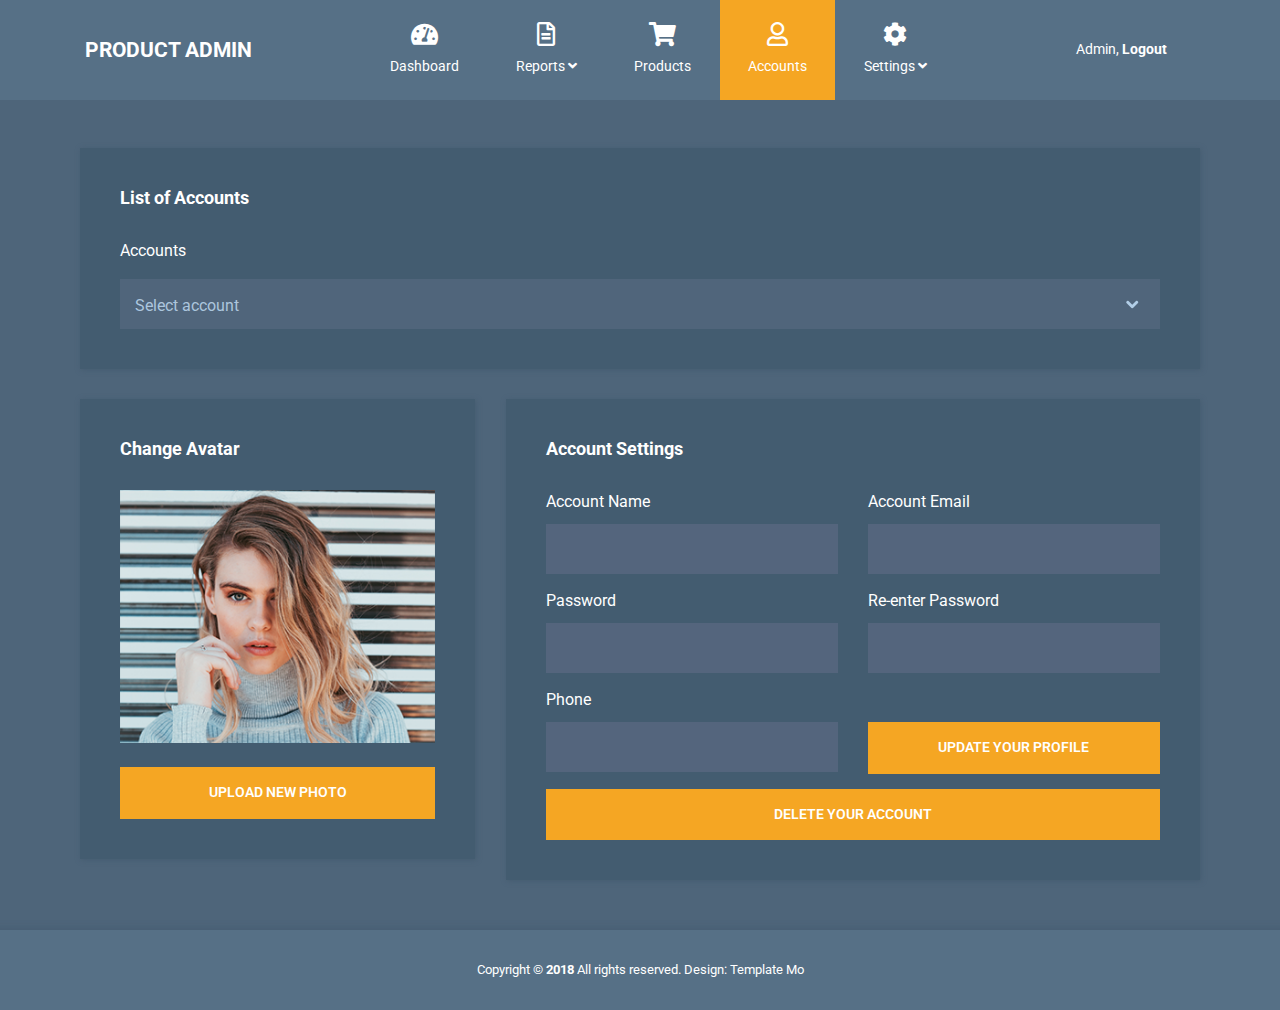
<file: public/admin/accounts.html>
<!DOCTYPE html>
<html lang="en">
  <head>
    <meta charset="UTF-8" />
    <meta name="viewport" content="width=device-width, initial-scale=1.0" />
    <meta http-equiv="X-UA-Compatible" content="ie=edge" />
    <title>Accounts - Product Admin Template</title>
    <link
      rel="stylesheet"
      href="https://fonts.googleapis.com/css?family=Roboto:400,700"
    />
    <!-- https://fonts.google.com/specimen/Roboto -->
    <link rel="stylesheet" href="css/fontawesome.min.css" />
    <!-- https://fontawesome.com/ -->
    <link rel="stylesheet" href="css/bootstrap.min.css" />
    <!-- https://getbootstrap.com/ -->
    <link rel="stylesheet" href="css/templatemo-style.css">
    <!--
	Product Admin CSS Template
	https://templatemo.com/tm-524-product-admin
	-->
  </head>

  <body id="reportsPage">
    <div class="" id="home">
      <nav class="navbar navbar-expand-xl">
        <div class="container h-100">
          <a class="navbar-brand" href="index.html">
            <h1 class="tm-site-title mb-0">Product Admin</h1>
          </a>
          <button
            class="navbar-toggler ml-auto mr-0"
            type="button"
            data-toggle="collapse"
            data-target="#navbarSupportedContent"
            aria-controls="navbarSupportedContent"
            aria-expanded="false"
            aria-label="Toggle navigation"
          >
            <i class="fas fa-bars tm-nav-icon"></i>
          </button>

          <div class="collapse navbar-collapse" id="navbarSupportedContent">
            <ul class="navbar-nav mx-auto h-100">
              <li class="nav-item">
                <a class="nav-link" href="index.html">
                  <i class="fas fa-tachometer-alt"></i> Dashboard
                  <span class="sr-only">(current)</span>
                </a>
              </li>
              <li class="nav-item dropdown">
                <a
                  class="nav-link dropdown-toggle"
                  href="#"
                  id="navbarDropdown"
                  role="button"
                  data-toggle="dropdown"
                  aria-haspopup="true"
                  aria-expanded="false"
                >
                  <i class="far fa-file-alt"></i>
                  <span> Reports <i class="fas fa-angle-down"></i> </span>
                </a>
                <div class="dropdown-menu" aria-labelledby="navbarDropdown">
                  <a class="dropdown-item" href="#">Daily Report</a>
                  <a class="dropdown-item" href="#">Weekly Report</a>
                  <a class="dropdown-item" href="#">Yearly Report</a>
                </div>
              </li>
              <li class="nav-item">
                <a class="nav-link" href="products.html">
                  <i class="fas fa-shopping-cart"></i> Products
                </a>
              </li>

              <li class="nav-item">
                <a class="nav-link active" href="accounts.html">
                  <i class="far fa-user"></i> Accounts
                </a>
              </li>
              <li class="nav-item dropdown">
                <a
                  class="nav-link dropdown-toggle"
                  href="#"
                  id="navbarDropdown"
                  role="button"
                  data-toggle="dropdown"
                  aria-haspopup="true"
                  aria-expanded="false"
                >
                  <i class="fas fa-cog"></i>
                  <span> Settings <i class="fas fa-angle-down"></i> </span>
                </a>
                <div class="dropdown-menu" aria-labelledby="navbarDropdown">
                  <a class="dropdown-item" href="#">Profile</a>
                  <a class="dropdown-item" href="#">Billing</a>
                  <a class="dropdown-item" href="#">Customize</a>
                </div>
              </li>
            </ul>
            <ul class="navbar-nav">
              <li class="nav-item">
                <a class="nav-link d-block" href="login.html">
                  Admin, <b>Logout</b>
                </a>
              </li>
            </ul>
          </div>
        </div>
      </nav>
      <div class="container mt-5">
        <div class="row tm-content-row">
          <div class="col-12 tm-block-col">
            <div class="tm-bg-primary-dark tm-block tm-block-h-auto">
              <h2 class="tm-block-title">List of Accounts</h2>
              <p class="text-white">Accounts</p>
              <select class="custom-select">
                <option value="0">Select account</option>
                <option value="1">Admin</option>
                <option value="2">Editor</option>
                <option value="3">Merchant</option>
                <option value="4">Customer</option>
              </select>
            </div>
          </div>
        </div>
        <!-- row -->
        <div class="row tm-content-row">
          <div class="tm-block-col tm-col-avatar">
            <div class="tm-bg-primary-dark tm-block tm-block-avatar">
              <h2 class="tm-block-title">Change Avatar</h2>
              <div class="tm-avatar-container">
                <img
                  src="img/avatar.png"
                  alt="Avatar"
                  class="tm-avatar img-fluid mb-4"
                />
                <a href="#" class="tm-avatar-delete-link">
                  <i class="far fa-trash-alt tm-product-delete-icon"></i>
                </a>
              </div>
              <button class="btn btn-primary btn-block text-uppercase">
                Upload New Photo
              </button>
            </div>
          </div>
          <div class="tm-block-col tm-col-account-settings">
            <div class="tm-bg-primary-dark tm-block tm-block-settings">
              <h2 class="tm-block-title">Account Settings</h2>
              <form action="" class="tm-signup-form row">
                <div class="form-group col-lg-6">
                  <label for="name">Account Name</label>
                  <input
                    id="name"
                    name="name"
                    type="text"
                    class="form-control validate"
                  />
                </div>
                <div class="form-group col-lg-6">
                  <label for="email">Account Email</label>
                  <input
                    id="email"
                    name="email"
                    type="email"
                    class="form-control validate"
                  />
                </div>
                <div class="form-group col-lg-6">
                  <label for="password">Password</label>
                  <input
                    id="password"
                    name="password"
                    type="password"
                    class="form-control validate"
                  />
                </div>
                <div class="form-group col-lg-6">
                  <label for="password2">Re-enter Password</label>
                  <input
                    id="password2"
                    name="password2"
                    type="password"
                    class="form-control validate"
                  />
                </div>
                <div class="form-group col-lg-6">
                  <label for="phone">Phone</label>
                  <input
                    id="phone"
                    name="phone"
                    type="tel"
                    class="form-control validate"
                  />
                </div>
                <div class="form-group col-lg-6">
                  <label class="tm-hide-sm">&nbsp;</label>
                  <button
                    type="submit"
                    class="btn btn-primary btn-block text-uppercase"
                  >
                    Update Your Profile
                  </button>
                </div>
                <div class="col-12">
                  <button
                    type="submit"
                    class="btn btn-primary btn-block text-uppercase"
                  >
                    Delete Your Account
                  </button>
                </div>
              </form>
            </div>
          </div>
        </div>
      </div>
      <footer class="tm-footer row tm-mt-small">
        <div class="col-12 font-weight-light">
          <p class="text-center text-white mb-0 px-4 small">
            Copyright &copy; <b>2018</b> All rights reserved. 
            
            Design: <a rel="nofollow noopener" href="https://templatemo.com" class="tm-footer-link">Template Mo</a>
          </p>
        </div>
      </footer>
    </div>

    <script src="js/jquery-3.3.1.min.js"></script>
    <!-- https://jquery.com/download/ -->
    <script src="js/bootstrap.min.js"></script>
    <!-- https://getbootstrap.com/ -->
  </body>
</html>
</file>
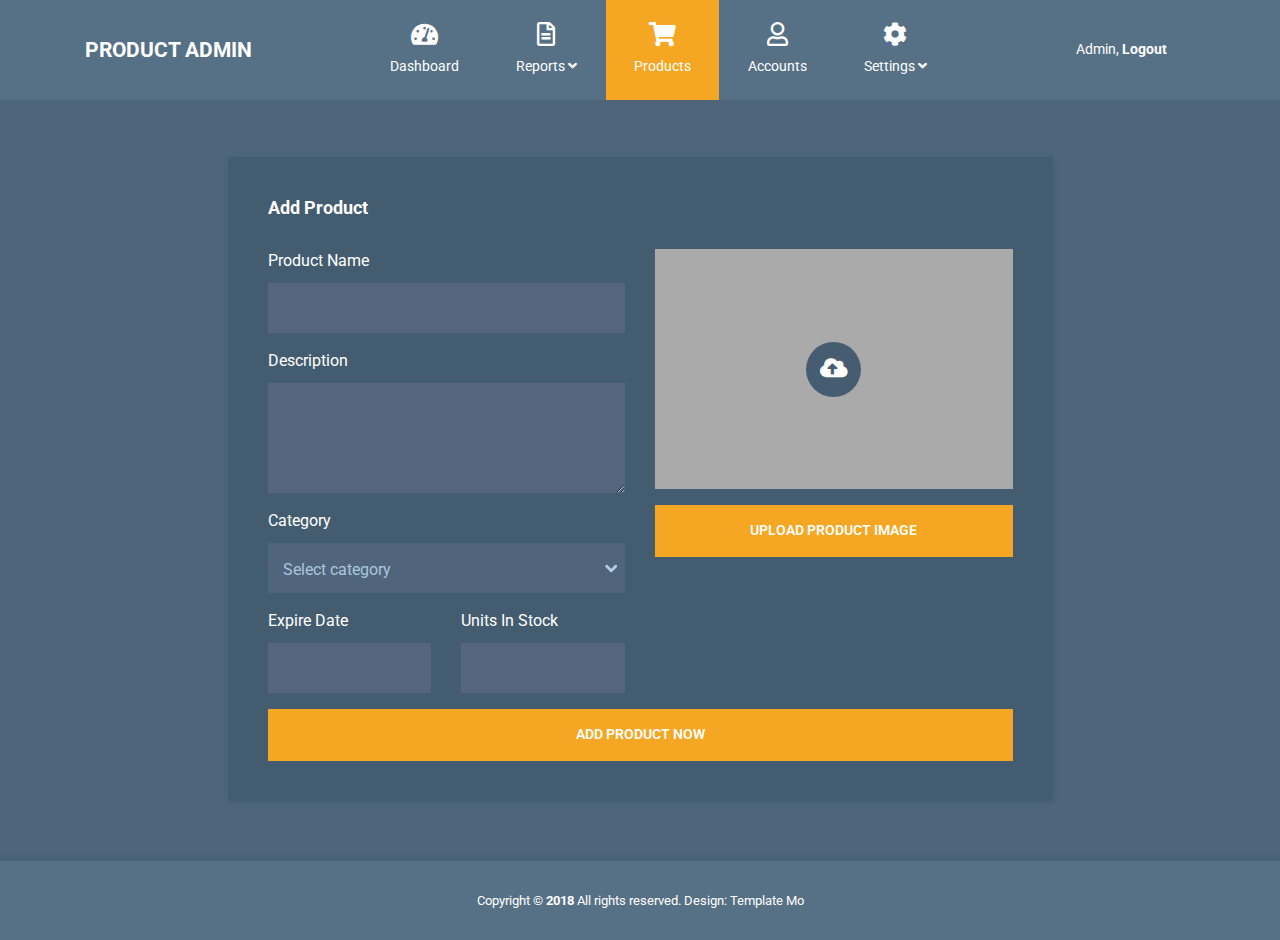
<file: public/admin/add-product.html>
<!DOCTYPE html>
<html lang="en">

<head>
    <meta charset="UTF-8" />
    <meta name="viewport" content="width=device-width, initial-scale=1.0" />
    <meta http-equiv="X-UA-Compatible" content="ie=edge" />
    <title>Add Product - Dashboard HTML Template</title>
    <link rel="stylesheet" href="https://fonts.googleapis.com/css?family=Roboto:400,700" />
    <!-- https://fonts.google.com/specimen/Roboto -->
    <link rel="stylesheet" href="css/fontawesome.min.css" />
    <!-- https://fontawesome.com/ -->
    <link rel="stylesheet" href="jquery-ui-datepicker/jquery-ui.min.css" type="text/css" />
    <!-- http://api.jqueryui.com/datepicker/ -->
    <link rel="stylesheet" href="css/bootstrap.min.css" />
    <!-- https://getbootstrap.com/ -->
    <link rel="stylesheet" href="css/templatemo-style.css">
    <!--
	Product Admin CSS Template
	https://templatemo.com/tm-524-product-admin
	-->
</head>

<body>
    <nav class="navbar navbar-expand-xl">
        <div class="container h-100">
            <a class="navbar-brand" href="index.html">
                <h1 class="tm-site-title mb-0">Product Admin</h1>
            </a>
            <button class="navbar-toggler ml-auto mr-0" type="button" data-toggle="collapse" data-target="#navbarSupportedContent" aria-controls="navbarSupportedContent" aria-expanded="false" aria-label="Toggle navigation">
          <i class="fas fa-bars tm-nav-icon"></i>
        </button>

            <div class="collapse navbar-collapse" id="navbarSupportedContent">
                <ul class="navbar-nav mx-auto h-100">
                    <li class="nav-item">
                        <a class="nav-link" href="index.html">
                            <i class="fas fa-tachometer-alt"></i> Dashboard
                            <span class="sr-only">(current)</span>
                        </a>
                    </li>
                    <li class="nav-item dropdown">
                        <a class="nav-link dropdown-toggle" href="#" id="navbarDropdown" role="button" data-toggle="dropdown" aria-haspopup="true" aria-expanded="false">
                            <i class="far fa-file-alt"></i>
                            <span> Reports <i class="fas fa-angle-down"></i> </span>
                        </a>
                        <div class="dropdown-menu" aria-labelledby="navbarDropdown">
                            <a class="dropdown-item" href="#">Daily Report</a>
                            <a class="dropdown-item" href="#">Weekly Report</a>
                            <a class="dropdown-item" href="#">Yearly Report</a>
                        </div>
                    </li>
                    <li class="nav-item">
                        <a class="nav-link active" href="products.html">
                            <i class="fas fa-shopping-cart"></i> Products
                        </a>
                    </li>

                    <li class="nav-item">
                        <a class="nav-link" href="accounts.html">
                            <i class="far fa-user"></i> Accounts
                        </a>
                    </li>
                    <li class="nav-item dropdown">
                        <a class="nav-link dropdown-toggle" href="#" id="navbarDropdown" role="button" data-toggle="dropdown" aria-haspopup="true" aria-expanded="false">
                            <i class="fas fa-cog"></i>
                            <span> Settings <i class="fas fa-angle-down"></i> </span>
                        </a>
                        <div class="dropdown-menu" aria-labelledby="navbarDropdown">
                            <a class="dropdown-item" href="#">Profile</a>
                            <a class="dropdown-item" href="#">Billing</a>
                            <a class="dropdown-item" href="#">Customize</a>
                        </div>
                    </li>
                </ul>
                <ul class="navbar-nav">
                    <li class="nav-item">
                        <a class="nav-link d-block" href="login.html">
                Admin, <b>Logout</b>
              </a>
                    </li>
                </ul>
            </div>
        </div>
    </nav>

    <div class="container tm-mt-big tm-mb-big">
        <div class="row">
            <div class="col-xl-9 col-lg-10 col-md-12 col-sm-12 mx-auto">
                <div class="tm-bg-primary-dark tm-block tm-block-h-auto">
                    <div class="row">
                        <div class="col-12">
                            <h2 class="tm-block-title d-inline-block">Add Product</h2>
                        </div>
                    </div>
                    <div class="row tm-edit-product-row">
                        <div class="col-xl-6 col-lg-6 col-md-12">
                            <form action="" class="tm-edit-product-form">
                                <div class="form-group mb-3">
                                    <label for="name">Product Name
                    </label>
                                    <input id="name" name="name" type="text" class="form-control validate" required />
                                </div>
                                <div class="form-group mb-3">
                                    <label for="description">Description</label
                    >
                    <textarea
                      class="form-control validate"
                      rows="3"
                      required
                    ></textarea>
                  </div>
                  <div class="form-group mb-3">
                    <label
                      for="category"
                      >Category</label
                    >
                    <select
                      class="custom-select tm-select-accounts"
                      id="category"
                    >
                      <option selected>Select category</option>
                      <option value="1">New Arrival</option>
                      <option value="2">Most Popular</option>
                      <option value="3">Trending</option>
                    </select>
                  </div>
                  <div class="row">
                      <div class="form-group mb-3 col-xs-12 col-sm-6">
                          <label
                            for="expire_date"
                            >Expire Date
                          </label>
                                    <input id="expire_date" name="expire_date" type="text" class="form-control validate" data-large-mode="true" />
                                </div>
                                <div class="form-group mb-3 col-xs-12 col-sm-6">
                                    <label for="stock">Units In Stock
                          </label>
                                    <input id="stock" name="stock" type="text" class="form-control validate" required />
                                </div>
                        </div>

                    </div>
                    <div class="col-xl-6 col-lg-6 col-md-12 mx-auto mb-4">
                        <div class="tm-product-img-dummy mx-auto">
                            <i class="fas fa-cloud-upload-alt tm-upload-icon" onclick="document.getElementById('fileInput').click();"></i>
                        </div>
                        <div class="custom-file mt-3 mb-3">
                            <input id="fileInput" type="file" style="display:none;" />
                            <input type="button" class="btn btn-primary btn-block mx-auto" value="UPLOAD PRODUCT IMAGE" onclick="document.getElementById('fileInput').click();" />
                        </div>
                    </div>
                    <div class="col-12">
                        <button type="submit" class="btn btn-primary btn-block text-uppercase">Add Product Now</button>
                    </div>
                    </form>
                </div>
            </div>
        </div>
    </div>
    </div>
    <footer class="tm-footer row tm-mt-small">
        <div class="col-12 font-weight-light">
            <p class="text-center text-white mb-0 px-4 small">
                Copyright &copy; <b>2018</b> All rights reserved. Design: <a rel="nofollow noopener" href="https://templatemo.com" class="tm-footer-link">Template Mo</a>
            </p>
        </div>
    </footer>

    <script src="js/jquery-3.3.1.min.js"></script>
    <!-- https://jquery.com/download/ -->
    <script src="jquery-ui-datepicker/jquery-ui.min.js"></script>
    <!-- https://jqueryui.com/download/ -->
    <script src="js/bootstrap.min.js"></script>
    <!-- https://getbootstrap.com/ -->
    <script>
        $(function() {
            $("#expire_date").datepicker();
        });
    </script>
</body>

</html>
</file>
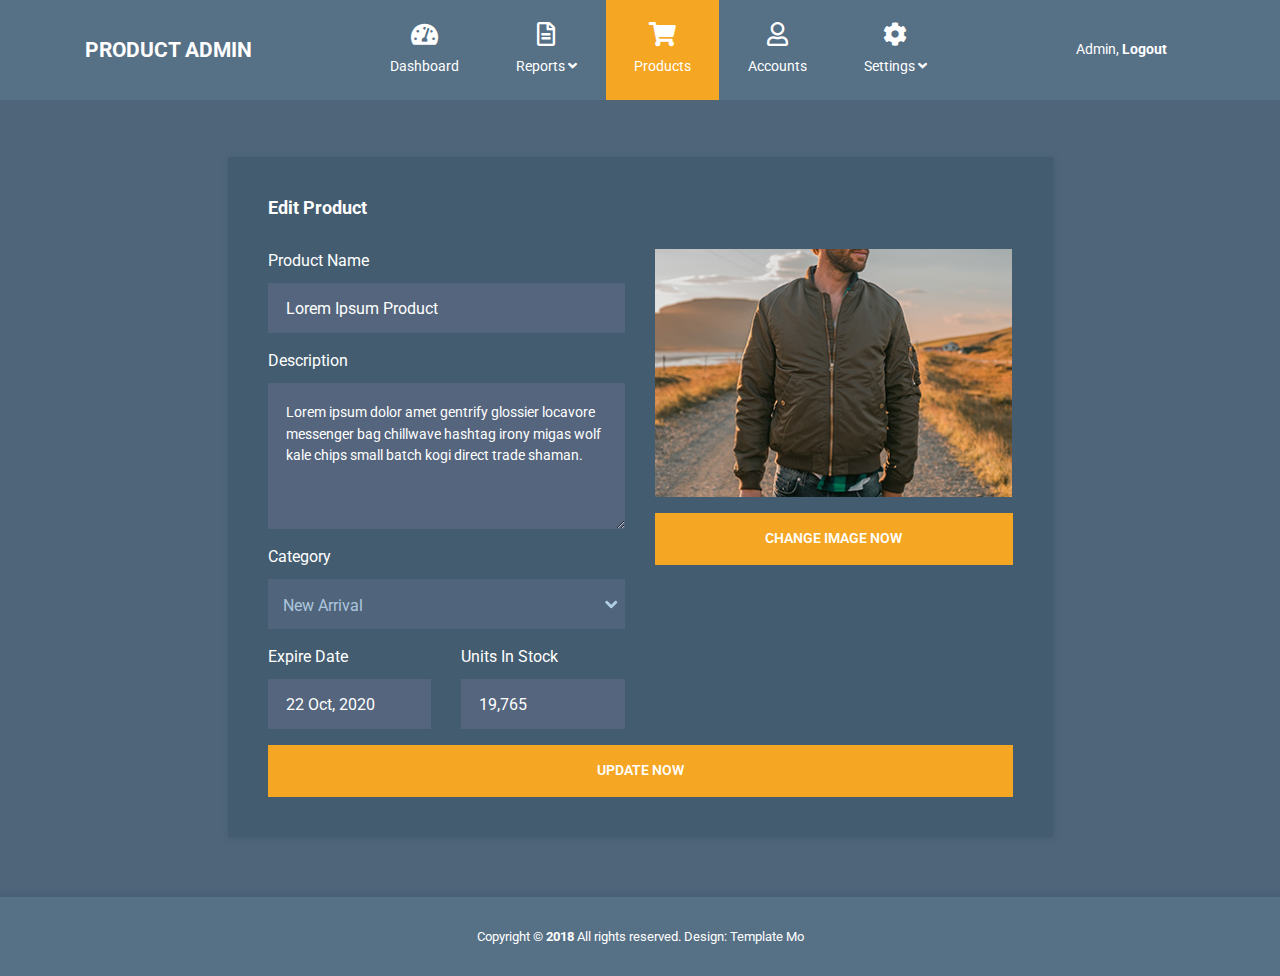
<file: public/admin/edit-product.html>
<!DOCTYPE html>
<html lang="en">

<head>
    <meta charset="UTF-8" />
    <meta name="viewport" content="width=device-width, initial-scale=1.0" />
    <meta http-equiv="X-UA-Compatible" content="ie=edge" />
    <title>Edit Product - Dashboard Admin Template</title>
    <link rel="stylesheet" href="https://fonts.googleapis.com/css?family=Roboto:400,700" />
    <!-- https://fonts.google.com/specimen/Roboto -->
    <link rel="stylesheet" href="css/fontawesome.min.css" />
    <!-- https://fontawesome.com/ -->
    <link rel="stylesheet" href="jquery-ui-datepicker/jquery-ui.min.css" type="text/css" />
    <!-- http://api.jqueryui.com/datepicker/ -->
    <link rel="stylesheet" href="css/bootstrap.min.css" />
    <!-- https://getbootstrap.com/ -->
    <link rel="stylesheet" href="css/templatemo-style.css">
    <!--
	Product Admin CSS Template
	https://templatemo.com/tm-524-product-admin
	-->
</head>

<body>
    <nav class="navbar navbar-expand-xl">
        <div class="container h-100">
            <a class="navbar-brand" href="index.html">
                <h1 class="tm-site-title mb-0">Product Admin</h1>
            </a>
            <button class="navbar-toggler ml-auto mr-0" type="button" data-toggle="collapse" data-target="#navbarSupportedContent" aria-controls="navbarSupportedContent" aria-expanded="false" aria-label="Toggle navigation">
          <i class="fas fa-bars tm-nav-icon"></i>
        </button>

            <div class="collapse navbar-collapse" id="navbarSupportedContent">
                <ul class="navbar-nav mx-auto h-100">
                    <li class="nav-item">
                        <a class="nav-link" href="index.html">
                            <i class="fas fa-tachometer-alt"></i> Dashboard
                            <span class="sr-only">(current)</span>
                        </a>
                    </li>
                    <li class="nav-item dropdown">
                        <a class="nav-link dropdown-toggle" href="#" id="navbarDropdown" role="button" data-toggle="dropdown" aria-haspopup="true" aria-expanded="false">
                            <i class="far fa-file-alt"></i>
                            <span> Reports <i class="fas fa-angle-down"></i> </span>
                        </a>
                        <div class="dropdown-menu" aria-labelledby="navbarDropdown">
                            <a class="dropdown-item" href="#">Daily Report</a>
                            <a class="dropdown-item" href="#">Weekly Report</a>
                            <a class="dropdown-item" href="#">Yearly Report</a>
                        </div>
                    </li>
                    <li class="nav-item">
                        <a class="nav-link active" href="products.html">
                            <i class="fas fa-shopping-cart"></i> Products
                        </a>
                    </li>

                    <li class="nav-item">
                        <a class="nav-link" href="accounts.html">
                            <i class="far fa-user"></i> Accounts
                        </a>
                    </li>
                    <li class="nav-item dropdown">
                        <a class="nav-link dropdown-toggle" href="#" id="navbarDropdown" role="button" data-toggle="dropdown" aria-haspopup="true" aria-expanded="false">
                            <i class="fas fa-cog"></i>
                            <span> Settings <i class="fas fa-angle-down"></i> </span>
                        </a>
                        <div class="dropdown-menu" aria-labelledby="navbarDropdown">
                            <a class="dropdown-item" href="#">Profile</a>
                            <a class="dropdown-item" href="#">Billing</a>
                            <a class="dropdown-item" href="#">Customize</a>
                        </div>
                    </li>
                </ul>
                <ul class="navbar-nav">
                    <li class="nav-item">
                        <a class="nav-link d-block" href="login.html">
                Admin, <b>Logout</b>
              </a>
                    </li>
                </ul>
            </div>
        </div>
    </nav>

    <div class="container tm-mt-big tm-mb-big">
        <div class="row">
            <div class="col-xl-9 col-lg-10 col-md-12 col-sm-12 mx-auto">
                <div class="tm-bg-primary-dark tm-block tm-block-h-auto">
                    <div class="row">
                        <div class="col-12">
                            <h2 class="tm-block-title d-inline-block">Edit Product</h2>
                        </div>
                    </div>
                    <div class="row tm-edit-product-row">
                        <div class="col-xl-6 col-lg-6 col-md-12">
                            <form action="" method="post" class="tm-edit-product-form">
                                <div class="form-group mb-3">
                                    <label for="name">Product Name
                    </label>
                                    <input id="name" name="name" type="text" value="Lorem Ipsum Product" class="form-control validate" />
                                </div>
                                <div class="form-group mb-3">
                                    <label for="description">Description</label
                    >
                    <textarea                    
                      class="form-control validate tm-small"
                      rows="5"
                      required
                    >Lorem ipsum dolor amet gentrify glossier locavore messenger bag chillwave hashtag irony migas wolf kale chips small batch kogi direct trade shaman.</textarea>
                  </div>
                  <div class="form-group mb-3">
                    <label
                      for="category"
                      >Category</label
                    >
                    <select
                      class="custom-select tm-select-accounts"
                      id="category"
                    >
                      <option>Select category</option>
                      <option value="1" selected>New Arrival</option>
                      <option value="2">Most Popular</option>
                      <option value="3">Trending</option>
                    </select>
                  </div>
                  <div class="row">
                      <div class="form-group mb-3 col-xs-12 col-sm-6">
                          <label
                            for="expire_date"
                            >Expire Date
                          </label>
                                    <input id="expire_date" name="expire_date" type="text" value="22 Oct, 2020" class="form-control validate" data-large-mode="true" />
                                </div>
                                <div class="form-group mb-3 col-xs-12 col-sm-6">
                                    <label for="stock">Units In Stock
                          </label>
                                    <input id="stock" name="stock" type="text" value="19,765" class="form-control validate" />
                                </div>
                        </div>

                    </div>
                    <div class="col-xl-6 col-lg-6 col-md-12 mx-auto mb-4">
                        <div class="tm-product-img-edit mx-auto">
                            <img src="img/product-image.jpg" alt="Product image" class="img-fluid d-block mx-auto">
                            <i class="fas fa-cloud-upload-alt tm-upload-icon" onclick="document.getElementById('fileInput').click();"></i>
                        </div>
                        <div class="custom-file mt-3 mb-3">
                            <input id="fileInput" type="file" style="display:none;" />
                            <input type="button" class="btn btn-primary btn-block mx-auto" value="CHANGE IMAGE NOW" onclick="document.getElementById('fileInput').click();" />
                        </div>
                    </div>
                    <div class="col-12">
                        <button type="submit" class="btn btn-primary btn-block text-uppercase">Update Now</button>
                    </div>
                    </form>
                </div>
            </div>
        </div>
    </div>
    </div>
    <footer class="tm-footer row tm-mt-small">
        <div class="col-12 font-weight-light">
            <p class="text-center text-white mb-0 px-4 small">
                Copyright &copy; <b>2018</b> All rights reserved. Design: <a rel="nofollow noopener" href="https://templatemo.com" class="tm-footer-link">Template Mo</a>
            </p>
        </div>
    </footer>

    <script src="js/jquery-3.3.1.min.js"></script>
    <!-- https://jquery.com/download/ -->
    <script src="jquery-ui-datepicker/jquery-ui.min.js"></script>
    <!-- https://jqueryui.com/download/ -->
    <script src="js/bootstrap.min.js"></script>
    <!-- https://getbootstrap.com/ -->
    <script>
        $(function() {
            $("#expire_date").datepicker({
                defaultDate: "10/22/2020"
            });
        });
    </script>
</body>

</html>
</file>
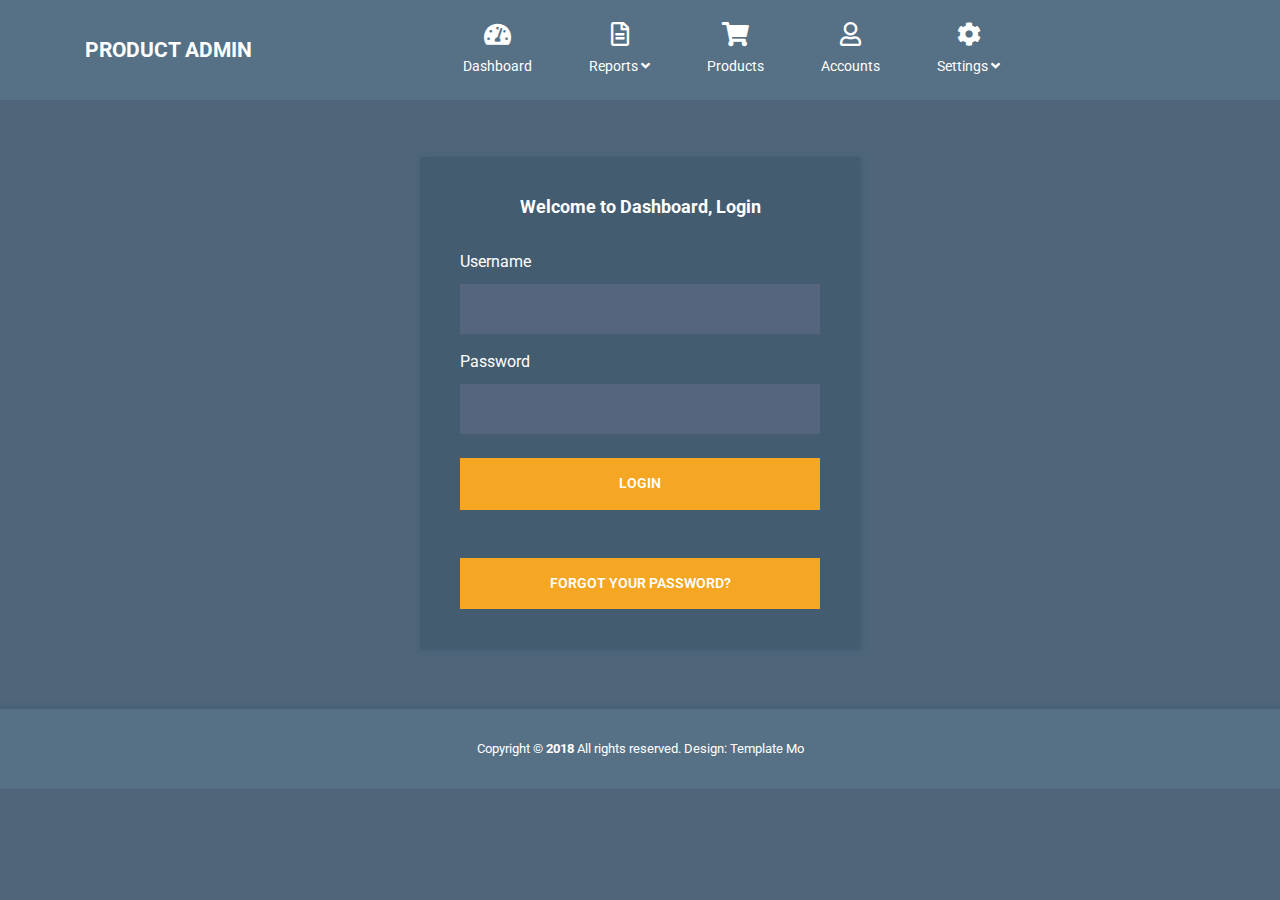
<file: public/admin/login.html>
<!DOCTYPE html>
<html lang="en">
  <head>
    <meta charset="UTF-8" />
    <meta name="viewport" content="width=device-width, initial-scale=1.0" />
    <meta http-equiv="X-UA-Compatible" content="ie=edge" />
    <title>Login Page - Product Admin Template</title>
    <link
      rel="stylesheet"
      href="https://fonts.googleapis.com/css?family=Roboto:400,700"
    />
    <!-- https://fonts.google.com/specimen/Open+Sans -->
    <link rel="stylesheet" href="css/fontawesome.min.css" />
    <!-- https://fontawesome.com/ -->
    <link rel="stylesheet" href="css/bootstrap.min.css" />
    <!-- https://getbootstrap.com/ -->
    <link rel="stylesheet" href="css/templatemo-style.css">
    <!--
	Product Admin CSS Template
	https://templatemo.com/tm-524-product-admin
	-->
  </head>

  <body>
    <div>
      <nav class="navbar navbar-expand-xl">
        <div class="container h-100">
          <a class="navbar-brand" href="index.html">
            <h1 class="tm-site-title mb-0">Product Admin</h1>
          </a>
          <button
            class="navbar-toggler ml-auto mr-0"
            type="button"
            data-toggle="collapse"
            data-target="#navbarSupportedContent"
            aria-controls="navbarSupportedContent"
            aria-expanded="false"
            aria-label="Toggle navigation"
          >
            <i class="fas fa-bars tm-nav-icon"></i>
          </button>

          <div class="collapse navbar-collapse" id="navbarSupportedContent">
            <ul class="navbar-nav mx-auto h-100">
              <li class="nav-item">
                <a class="nav-link" href="index.html">
                  <i class="fas fa-tachometer-alt"></i> Dashboard
                  <span class="sr-only">(current)</span>
                </a>
              </li>
              <li class="nav-item dropdown">
                <a
                  class="nav-link dropdown-toggle"
                  href="#"
                  id="navbarDropdown"
                  role="button"
                  data-toggle="dropdown"
                  aria-haspopup="true"
                  aria-expanded="false"
                >
                  <i class="far fa-file-alt"></i>
                  <span> Reports <i class="fas fa-angle-down"></i> </span>
                </a>
                <div class="dropdown-menu" aria-labelledby="navbarDropdown">
                  <a class="dropdown-item" href="#">Daily Report</a>
                  <a class="dropdown-item" href="#">Weekly Report</a>
                  <a class="dropdown-item" href="#">Yearly Report</a>
                </div>
              </li>
              <li class="nav-item">
                <a class="nav-link" href="products.html">
                  <i class="fas fa-shopping-cart"></i> Products
                </a>
              </li>

              <li class="nav-item">
                <a class="nav-link" href="accounts.html">
                  <i class="far fa-user"></i> Accounts
                </a>
              </li>
              <li class="nav-item dropdown">
                <a
                  class="nav-link dropdown-toggle"
                  href="#"
                  id="navbarDropdown"
                  role="button"
                  data-toggle="dropdown"
                  aria-haspopup="true"
                  aria-expanded="false"
                >
                  <i class="fas fa-cog"></i>
                  <span> Settings <i class="fas fa-angle-down"></i> </span>
                </a>
                <div class="dropdown-menu" aria-labelledby="navbarDropdown">
                  <a class="dropdown-item" href="#">Profile</a>
                  <a class="dropdown-item" href="#">Billing</a>
                  <a class="dropdown-item" href="#">Customize</a>
                </div>
              </li>
            </ul>
          </div>
        </div>
      </nav>
    </div>

    <div class="container tm-mt-big tm-mb-big">
      <div class="row">
        <div class="col-12 mx-auto tm-login-col">
          <div class="tm-bg-primary-dark tm-block tm-block-h-auto">
            <div class="row">
              <div class="col-12 text-center">
                <h2 class="tm-block-title mb-4">Welcome to Dashboard, Login</h2>
              </div>
            </div>
            <div class="row mt-2">
              <div class="col-12">
                <form action="index.html" method="post" class="tm-login-form">
                  <div class="form-group">
                    <label for="username">Username</label>
                    <input
                      name="username"
                      type="text"
                      class="form-control validate"
                      id="username"
                      value=""
                      required
                    />
                  </div>
                  <div class="form-group mt-3">
                    <label for="password">Password</label>
                    <input
                      name="password"
                      type="password"
                      class="form-control validate"
                      id="password"
                      value=""
                      required
                    />
                  </div>
                  <div class="form-group mt-4">
                    <button
                      type="submit"
                      class="btn btn-primary btn-block text-uppercase"
                    >
                      Login
                    </button>
                  </div>
                  <button class="mt-5 btn btn-primary btn-block text-uppercase">
                    Forgot your password?
                  </button>
                </form>
              </div>
            </div>
          </div>
        </div>
      </div>
    </div>
    <footer class="tm-footer row tm-mt-small">
      <div class="col-12 font-weight-light">
        <p class="text-center text-white mb-0 px-4 small">
          Copyright &copy; <b>2018</b> All rights reserved. 
          
          Design: <a rel="nofollow noopener" href="https://templatemo.com" class="tm-footer-link">Template Mo</a>
        </p>
      </div>
    </footer>
    <script src="js/jquery-3.3.1.min.js"></script>
    <!-- https://jquery.com/download/ -->
    <script src="js/bootstrap.min.js"></script>
    <!-- https://getbootstrap.com/ -->
  </body>
</html>
</file>
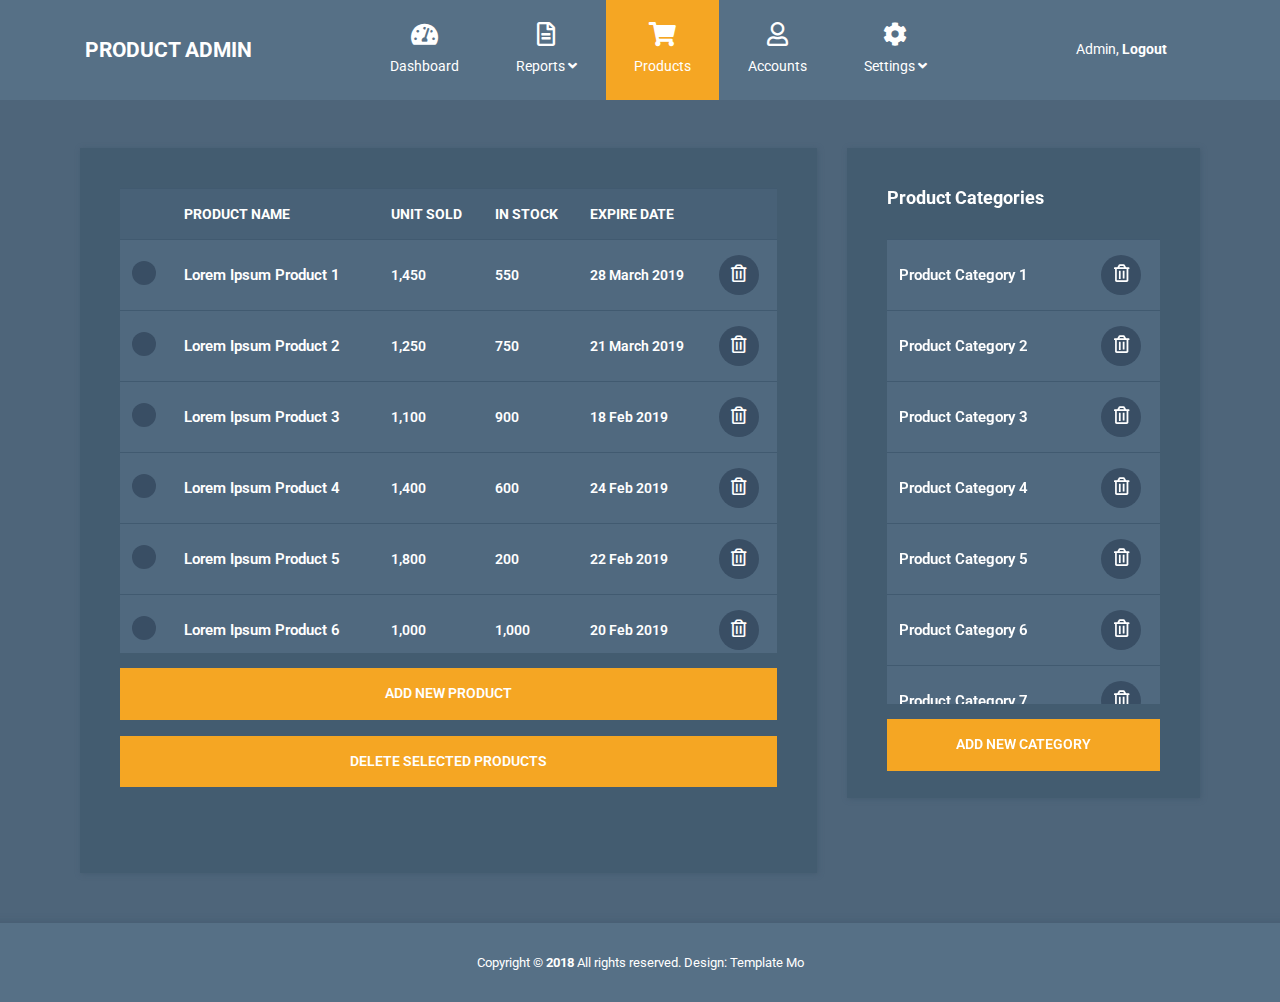
<file: public/admin/products.html>
<!DOCTYPE html>
<html lang="en">

<head>
    <meta charset="UTF-8" />
    <meta name="viewport" content="width=device-width, initial-scale=1.0" />
    <meta http-equiv="X-UA-Compatible" content="ie=edge" />
    <title>Product Page - Admin HTML Template</title>
    <link rel="stylesheet" href="https://fonts.googleapis.com/css?family=Roboto:400,700" />
    <!-- https://fonts.google.com/specimen/Roboto -->
    <link rel="stylesheet" href="css/fontawesome.min.css" />
    <!-- https://fontawesome.com/ -->
    <link rel="stylesheet" href="css/bootstrap.min.css" />
    <!-- https://getbootstrap.com/ -->
    <link rel="stylesheet" href="css/templatemo-style.css">
    <!--
	Product Admin CSS Template
	https://templatemo.com/tm-524-product-admin
	-->
</head>

<body id="reportsPage">
    <nav class="navbar navbar-expand-xl">
        <div class="container h-100">
            <a class="navbar-brand" href="index.html">
                <h1 class="tm-site-title mb-0">Product Admin</h1>
            </a>
            <button class="navbar-toggler ml-auto mr-0" type="button" data-toggle="collapse" data-target="#navbarSupportedContent" aria-controls="navbarSupportedContent" aria-expanded="false" aria-label="Toggle navigation">
          <i class="fas fa-bars tm-nav-icon"></i>
        </button>

            <div class="collapse navbar-collapse" id="navbarSupportedContent">
                <ul class="navbar-nav mx-auto h-100">
                    <li class="nav-item">
                        <a class="nav-link" href="index.html">
                            <i class="fas fa-tachometer-alt"></i> Dashboard
                            <span class="sr-only">(current)</span>
                        </a>
                    </li>
                    <li class="nav-item dropdown">
                        <a class="nav-link dropdown-toggle" href="#" id="navbarDropdown" role="button" data-toggle="dropdown" aria-haspopup="true" aria-expanded="false">
                            <i class="far fa-file-alt"></i>
                            <span> Reports <i class="fas fa-angle-down"></i> </span>
                        </a>
                        <div class="dropdown-menu" aria-labelledby="navbarDropdown">
                            <a class="dropdown-item" href="#">Daily Report</a>
                            <a class="dropdown-item" href="#">Weekly Report</a>
                            <a class="dropdown-item" href="#">Yearly Report</a>
                        </div>
                    </li>
                    <li class="nav-item">
                        <a class="nav-link active" href="products.html">
                            <i class="fas fa-shopping-cart"></i> Products
                        </a>
                    </li>

                    <li class="nav-item">
                        <a class="nav-link" href="accounts.html">
                            <i class="far fa-user"></i> Accounts
                        </a>
                    </li>
                    <li class="nav-item dropdown">
                        <a class="nav-link dropdown-toggle" href="#" id="navbarDropdown" role="button" data-toggle="dropdown" aria-haspopup="true" aria-expanded="false">
                            <i class="fas fa-cog"></i>
                            <span> Settings <i class="fas fa-angle-down"></i> </span>
                        </a>
                        <div class="dropdown-menu" aria-labelledby="navbarDropdown">
                            <a class="dropdown-item" href="#">Profile</a>
                            <a class="dropdown-item" href="#">Billing</a>
                            <a class="dropdown-item" href="#">Customize</a>
                        </div>
                    </li>
                </ul>
                <ul class="navbar-nav">
                    <li class="nav-item">
                        <a class="nav-link d-block" href="login.html">
                Admin, <b>Logout</b>
              </a>
                    </li>
                </ul>
            </div>
        </div>
    </nav>


    <div class="container mt-5">
        <div class="row tm-content-row">
            <div class="col-sm-12 col-md-12 col-lg-8 col-xl-8 tm-block-col">
                <div class="tm-bg-primary-dark tm-block tm-block-products">
                    <div class="tm-product-table-container">
                        <table class="table table-hover tm-table-small tm-product-table">
                            <thead>
                                <tr>
                                    <th scope="col">&nbsp;</th>
                                    <th scope="col">PRODUCT NAME</th>
                                    <th scope="col">UNIT SOLD</th>
                                    <th scope="col">IN STOCK</th>
                                    <th scope="col">EXPIRE DATE</th>
                                    <th scope="col">&nbsp;</th>
                                </tr>
                            </thead>
                            <tbody>
                                <tr>
                                    <th scope="row"><input type="checkbox" /></th>
                                    <td class="tm-product-name">Lorem Ipsum Product 1</td>
                                    <td>1,450</td>
                                    <td>550</td>
                                    <td>28 March 2019</td>
                                    <td>
                                        <a href="#" class="tm-product-delete-link">
                                            <i class="far fa-trash-alt tm-product-delete-icon"></i>
                                        </a>
                                    </td>
                                </tr>
                                <tr>
                                    <th scope="row"><input type="checkbox" /></th>
                                    <td class="tm-product-name">Lorem Ipsum Product 2</td>
                                    <td>1,250</td>
                                    <td>750</td>
                                    <td>21 March 2019</td>
                                    <td>
                                        <a href="#" class="tm-product-delete-link">
                                            <i class="far fa-trash-alt tm-product-delete-icon"></i>
                                        </a>
                                    </td>
                                </tr>
                                <tr>
                                    <th scope="row"><input type="checkbox" /></th>
                                    <td class="tm-product-name">Lorem Ipsum Product 3</td>
                                    <td>1,100</td>
                                    <td>900</td>
                                    <td>18 Feb 2019</td>
                                    <td>
                                        <a href="#" class="tm-product-delete-link">
                                            <i class="far fa-trash-alt tm-product-delete-icon"></i>
                                        </a>
                                    </td>
                                </tr>
                                <tr>
                                    <th scope="row"><input type="checkbox" /></th>
                                    <td class="tm-product-name">Lorem Ipsum Product 4</td>
                                    <td>1,400</td>
                                    <td>600</td>
                                    <td>24 Feb 2019</td>
                                    <td>
                                        <a href="#" class="tm-product-delete-link">
                                            <i class="far fa-trash-alt tm-product-delete-icon"></i>
                                        </a>
                                    </td>
                                </tr>
                                <tr>
                                    <th scope="row"><input type="checkbox" /></th>
                                    <td class="tm-product-name">Lorem Ipsum Product 5</td>
                                    <td>1,800</td>
                                    <td>200</td>
                                    <td>22 Feb 2019</td>
                                    <td>
                                        <a href="#" class="tm-product-delete-link">
                                            <i class="far fa-trash-alt tm-product-delete-icon"></i>
                                        </a>
                                    </td>
                                </tr>
                                <tr>
                                    <th scope="row"><input type="checkbox" /></th>
                                    <td class="tm-product-name">Lorem Ipsum Product 6</td>
                                    <td>1,000</td>
                                    <td>1,000</td>
                                    <td>20 Feb 2019</td>
                                    <td>
                                        <a href="#" class="tm-product-delete-link">
                                            <i class="far fa-trash-alt tm-product-delete-icon"></i>
                                        </a>
                                    </td>
                                </tr>
                                <tr>
                                    <th scope="row"><input type="checkbox" /></th>
                                    <td class="tm-product-name">Lorem Ipsum Product 7</td>
                                    <td>500</td>
                                    <td>100</td>
                                    <td>10 Feb 2019</td>
                                    <td>
                                        <a href="#" class="tm-product-delete-link">
                                            <i class="far fa-trash-alt tm-product-delete-icon"></i>
                                        </a>
                                    </td>
                                </tr>
                                <tr>
                                    <th scope="row"><input type="checkbox" /></th>
                                    <td class="tm-product-name">Lorem Ipsum Product 8</td>
                                    <td>1,000</td>
                                    <td>600</td>
                                    <td>08 Feb 2019</td>
                                    <td>
                                        <a href="#" class="tm-product-delete-link">
                                            <i class="far fa-trash-alt tm-product-delete-icon"></i>
                                        </a>
                                    </td>
                                </tr>
                                <tr>
                                    <th scope="row"><input type="checkbox" /></th>
                                    <td class="tm-product-name">Lorem Ipsum Product 9</td>
                                    <td>1,200</td>
                                    <td>800</td>
                                    <td>24 Jan 2019</td>
                                    <td>
                                        <a href="#" class="tm-product-delete-link">
                                            <i class="far fa-trash-alt tm-product-delete-icon"></i>
                                        </a>
                                    </td>
                                </tr>
                                <tr>
                                    <th scope="row"><input type="checkbox" /></th>
                                    <td class="tm-product-name">Lorem Ipsum Product 10</td>
                                    <td>1,600</td>
                                    <td>400</td>
                                    <td>22 Jan 2019</td>
                                    <td>
                                        <a href="#" class="tm-product-delete-link">
                                            <i class="far fa-trash-alt tm-product-delete-icon"></i>
                                        </a>
                                    </td>
                                </tr>
                                <tr>
                                    <th scope="row"><input type="checkbox" /></th>
                                    <td class="tm-product-name">Lorem Ipsum Product 11</td>
                                    <td>2,000</td>
                                    <td>400</td>
                                    <td>21 Jan 2019</td>
                                    <td>
                                        <a href="#" class="tm-product-delete-link">
                                            <i class="far fa-trash-alt tm-product-delete-icon"></i>
                                        </a>
                                    </td>
                                </tr>
                            </tbody>
                        </table>
                    </div>
                    <!-- table container -->
                    <a href="add-product.html" class="btn btn-primary btn-block text-uppercase mb-3">Add new product</a>
                    <button class="btn btn-primary btn-block text-uppercase">
              Delete selected products
            </button>
                </div>
            </div>
            <div class="col-sm-12 col-md-12 col-lg-4 col-xl-4 tm-block-col">
                <div class="tm-bg-primary-dark tm-block tm-block-product-categories">
                    <h2 class="tm-block-title">Product Categories</h2>
                    <div class="tm-product-table-container">
                        <table class="table tm-table-small tm-product-table">
                            <tbody>
                                <tr>
                                    <td class="tm-product-name">Product Category 1</td>
                                    <td class="text-center">
                                        <a href="#" class="tm-product-delete-link">
                                            <i class="far fa-trash-alt tm-product-delete-icon"></i>
                                        </a>
                                    </td>
                                </tr>
                                <tr>
                                    <td class="tm-product-name">Product Category 2</td>
                                    <td class="text-center">
                                        <a href="#" class="tm-product-delete-link">
                                            <i class="far fa-trash-alt tm-product-delete-icon"></i>
                                        </a>
                                    </td>
                                </tr>
                                <tr>
                                    <td class="tm-product-name">Product Category 3</td>
                                    <td class="text-center">
                                        <a href="#" class="tm-product-delete-link">
                                            <i class="far fa-trash-alt tm-product-delete-icon"></i>
                                        </a>
                                    </td>
                                </tr>
                                <tr>
                                    <td class="tm-product-name">Product Category 4</td>
                                    <td class="text-center">
                                        <a href="#" class="tm-product-delete-link">
                                            <i class="far fa-trash-alt tm-product-delete-icon"></i>
                                        </a>
                                    </td>
                                </tr>
                                <tr>
                                    <td class="tm-product-name">Product Category 5</td>
                                    <td class="text-center">
                                        <a href="#" class="tm-product-delete-link">
                                            <i class="far fa-trash-alt tm-product-delete-icon"></i>
                                        </a>
                                    </td>
                                </tr>
                                <tr>
                                    <td class="tm-product-name">Product Category 6</td>
                                    <td class="text-center">
                                        <a href="#" class="tm-product-delete-link">
                                            <i class="far fa-trash-alt tm-product-delete-icon"></i>
                                        </a>
                                    </td>
                                </tr>
                                <tr>
                                    <td class="tm-product-name">Product Category 7</td>
                                    <td class="text-center">
                                        <a href="#" class="tm-product-delete-link">
                                            <i class="far fa-trash-alt tm-product-delete-icon"></i>
                                        </a>
                                    </td>
                                </tr>
                                <tr>
                                    <td class="tm-product-name">Product Category 8</td>
                                    <td class="text-center">
                                        <a href="#" class="tm-product-delete-link">
                                            <i class="far fa-trash-alt tm-product-delete-icon"></i>
                                        </a>
                                    </td>
                                </tr>
                                <tr>
                                    <td class="tm-product-name">Product Category 9</td>
                                    <td class="text-center">
                                        <a href="#" class="tm-product-delete-link">
                                            <i class="far fa-trash-alt tm-product-delete-icon"></i>
                                        </a>
                                    </td>
                                </tr>
                                <tr>
                                    <td class="tm-product-name">Product Category 10</td>
                                    <td class="text-center">
                                        <a href="#" class="tm-product-delete-link">
                                            <i class="far fa-trash-alt tm-product-delete-icon"></i>
                                        </a>
                                    </td>
                                </tr>
                                <tr>
                                    <td class="tm-product-name">Product Category 11</td>
                                    <td class="text-center">
                                        <a href="#" class="tm-product-delete-link">
                                            <i class="far fa-trash-alt tm-product-delete-icon"></i>
                                        </a>
                                    </td>
                                </tr>
                            </tbody>
                        </table>
                    </div>
                    <!-- table container -->
                    <button class="btn btn-primary btn-block text-uppercase mb-3">
              Add new category
            </button>
                </div>
            </div>
        </div>
    </div>
    <footer class="tm-footer row tm-mt-small">
        <div class="col-12 font-weight-light">
            <p class="text-center text-white mb-0 px-4 small">
                Copyright &copy; <b>2018</b> All rights reserved. Design: <a rel="nofollow noopener" href="https://templatemo.com" class="tm-footer-link">Template Mo</a>
            </p>
        </div>
    </footer>

    <script src="js/jquery-3.3.1.min.js"></script>
    <!-- https://jquery.com/download/ -->
    <script src="js/bootstrap.min.js"></script>
    <!-- https://getbootstrap.com/ -->
    <script>
        $(function() {
            $(".tm-product-name").on("click", function() {
                window.location.href = "edit-product.html";
            });
        });
    </script>
</body>

</html>
</file>
<file: public/admin/css/templatemo-style.css>
/*

Product Admin CSS Template

https://templatemo.com/tm-524-product-admin

*/

html {
  font-size: 16px;
  overflow-x: hidden;
}
body {
  font-family: Roboto, Helvetica, Arial, sans-serif;
  background-color: #4e657a;
  overflow-x: hidden;
}
a {
  transition: all 0.3s ease;
}
a:focus,
a:hover {
  text-decoration: none;
}
button:focus {
  outline: 0;
}
.navbar-brand {
  display: flex;
  align-items: center;
}
.tm-site-icon {
  color: #656565;
}
.tm-site-title {
  display: inline-block;
  text-transform: uppercase;
  font-size: 1.3rem;
  font-weight: 700;
  color: #fff;
}
.navbar {
  height: 100px;
  background-color: #567086;
  padding: 0;
}
.navbar .container {
  position: relative;
}
.tm-logout-icon {
  font-size: 1.5em;
}
.tm-mt-big {
  margin-top: 57px;
}
.tm-mb-big {
  margin-bottom: 60px;
}
.tm-mt-small {
  margin-top: 20px;
}
.tm-block-col {
  margin-bottom: 30px;
}
.tm-block {
  padding: 40px;
  -webkit-box-shadow: 1px 1px 5px 0 #455c71;
  -moz-box-shadow: 1px 1px 5px 0 #455c71;
  box-shadow: 1px 1px 5px 0 #455c71;
  min-height: 350px;
  height: 100%;
  max-height: 450px;
}
.tm-block-avatar,
.tm-block-settings {
  max-height: none;
}
.tm-block-avatar {
  height: auto;
}
.tm-block-h-auto {
  min-height: 1px;
  max-height: none;
  height: auto;
}
.tm-block-scroll {
  overflow-y: scroll;
}
.tm-block-overflow {
  overflow: hidden;
}
.tm-block-title {
  font-size: 1.1rem;
  font-weight: 700;
  color: #fff;
  margin-bottom: 30px;
}
.nav-link {
  color: #fff;
  height: 100%;
  display: flex;
  align-items: center;
  justify-content: center;
  flex-direction: column;
  font-size: 90%;
}
.nav-link > i {
  margin-bottom: 10px;
  margin-right: 0;
  font-size: 1.5rem;
}
.dropdown-item,
.nav-link {
  padding: 15px 20px;
}
.dropdown-menu {
  font-size: 90%;
  color: #fff;
  background-color: #567086;
  border-radius: 0;
  padding-top: 10px;
  padding-bottom: 10px;
  min-width: auto;
}
.dropdown-item {
  color: #fff;
  padding: 15px 30px;
}
.navbar-nav .active > .nav-link,
.navbar-nav .nav-link.active {
  background-color: #f5a623;
  color: #fff;
}
.navbar-nav .nav-link.active i {
  color: #fff;
}
.dropdown-item:focus,
.dropdown-item:hover {
  background-color: #567086;
}
.navbar-nav a:hover,
.navbar-nav a:hover i {
  color: #f5a623;
}
.nav-item {
  text-align: center;
}
.nav-item:last-child {
  margin-right: 0;
}
.dropdown-toggle::after {
  display: none;
}
.dropdown-menu {
  margin-top: 0;
  border: 0;
}
.tm-content-row {
  justify-content: space-between;
  margin-left: -20px;
  margin-right: -20px;
}
.tm-col {
  padding-left: 20px;
  padding-right: 20px;
  margin-bottom: 50px;
}
.tm-col-big {
  width: 39%;
}
.tm-col-small {
  width: 21.95%;
}
.tm-gray-circle {
  width: 80px;
  height: 80px;
  background-color: #aaa;
  border-radius: 50%;
  margin-right: 15px;
}
.tm-notification-items {
  overflow-y: scroll;
  height: 90%;
}
.tm-notification-item {
  padding: 15px;
  background-color: #4e657a;
  color: #fff;
  font-size: 95%;
  margin-bottom: 15px;
}
.tm-notification-item:last-child {
  margin-bottom: 0;
}
.tm-notification-link {
  color: #f5a623;
}
.tm-text-color-secondary {
  color: #bdcbd8;
}
.tm-small {
  font-size: 90%;
}
.table {
  background-color: #50697f;
  color: #fff;
  font-size: 85%;
  margin-bottom: 0;
}
thead {
  background-color: #486177;
  color: #fff;
}
.table thead th {
  border-bottom: 0;
}
.tm-status-circle {
  display: inline-block;
  margin-right: 5px;
  vertical-align: middle;
  width: 5px;
  height: 5px;
  border-radius: 50%;
  margin-top: -3px;
}
.moving {
  background-color: #9be64d;
  box-shadow: 0 0 8px #9be64d, inset 0 0 8px #9be64d;
}
.pending {
  background-color: #efc54b;
  box-shadow: 0 0 8px #efc54b, inset 0 0 8px #efc54b;
}
.cancelled {
  background-color: #da534f;
  box-shadow: 0 0 8px #da534f, inset 0 0 8px #da534f;
}
.tm-avatar {
  width: 345px;
}
.tm-avatar-container {
  position: relative;
  cursor: pointer;
  display: flex;
  align-items: center;
  flex-direction: column;
}
.tm-avatar-delete-link {
  position: absolute;
  left: 50%;
  top: 50%;
  margin-left: -25px;
  margin-top: -25px;
  z-index: 1000;
  padding: 14px;
  border-radius: 50%;
  background-color: rgba(57, 78, 100, 0.7);
  display: inline-block;
  width: 50px;
  height: 50px;
  text-align: center;
  display: none;
  transition: all 0.2s ease;
}
.tm-avatar-container:hover .tm-avatar-delete-link {
  display: block;
}
.tm-col-avatar {
  max-width: 425px;
  width: 37%;
  padding-left: 15px;
  padding-right: 15px;
}
.tm-col-account-settings {
  max-width: 822px;
  width: 63%;
  padding-left: 15px;
  padding-right: 15px;
}
.form-control {
  background-color: #54657d;
  color: #fff;
  border: 0;
}
.form-control:focus {
  background-color: #60738e;
  color: #fff;
  border-color: transparent;
  box-shadow: 0 0 0 0.1rem rgb(180, 206, 233, 0.5);
}
.form-group label {
  color: #fff;
  margin-bottom: 10px;
}
.tm-hide-sm {
  display: block;
}
.tm-list-group {
  counter-reset: myOrderedListItemsCounter;
  padding-left: 0;
}
.tm-list-group > li {
  list-style-type: none;
  position: relative;
  cursor: pointer;
  transition: all 0.3s ease;
  padding: 8px;
}
.tm-list-group > li:hover {
  color: #0266c4;
}
.tm-list-group > li:before {
  counter-increment: myOrderedListItemsCounter;
  content: counter(myOrderedListItemsCounter) ".";
  margin-right: 0.5em;
}
.tm-list {
  padding-left: 30px;
}
.tm-list > li {
  margin-bottom: 20px;
}
.form-control {
  padding: 19px 18px;
  border-radius: 0;
  height: 50px;
}
.form-group {
  margin-bottom: 15px;
}
.btn {
  border-radius: 0;
  padding: 13px 28px;
  transition: all 0.2s ease;
  max-width: 100%;
}
.btn-small {
  padding: 10px 24px;
}
.btn-primary {
  color: #fff;
  background-color: #f5a623;
  border: 2px solid #f5a623;
  font-size: 90%;
  font-weight: 600;
}
.btn-primary:active,
.btn-primary:hover {
  color: #f5a623;
  background-color: transparent;
  border: 2px solid #f5a623;
}
.custom-file-input {
  cursor: pointer;
}
.custom-file-label {
  border-radius: 0;
}
.table td,
.table th {
  border-top: 1px solid #415a70;
  padding: 15px 25px;
  vertical-align: middle;
}
.tm-table-small td,
.tm-table-small th {
  padding-left: 12px;
  padding-right: 12px;
}
.table-hover tbody tr {
  transition: all 0.2s ease;
}
.table-hover tbody tr:hover {
  color: #a0c0de;
}
.tm-bg-primary-dark {
  background-color: #435c70;
}
.tm-bg-gray {
  background-color: rgba(0, 0, 0, 0.05);
}
.tm-table-mt {
  margin-top: 66px;
}
.page-item:first-child .page-link {
  border-top-left-radius: 0;
  border-bottom-left-radius: 0;
}
.page-item:last-child .page-link {
  border-top-right-radius: 0;
  border-bottom-right-radius: 0;
}
.page-link {
  padding: 12px 18px;
}
.page-link,
.page-link:hover {
  color: #000;
}
.page-item {
  margin-right: 18px;
}
.page-item:last-child {
  margin-right: 0;
}
.page-item.active .page-link {
  background-color: #e9ecef;
  border-color: #dee2e6;
  color: #000;
}
input[type="checkbox"] {
  cursor: pointer;
  -webkit-appearance: none;
  appearance: none;
  background-color: #394e64;
  background-position: center;
  border-radius: 50%;
  box-sizing: border-box;
  position: relative;
  box-sizing: content-box;
  width: 24px;
  height: 24px;
  transition: all 0.1s linear;
}
input[type="checkbox"]:checked {
  background: url(../img/check-mark.png) #394e64 center no-repeat;
}
input[type="checkbox"]:focus {
  outline: 0 none;
  box-shadow: none;
}
.tm-block-products {
  min-height: 725px;
}
.tm-block-product-categories {
  min-height: 650px;
}
.tm-product-table-container {
  max-height: 465px;
  margin-bottom: 15px;
  overflow-y: scroll;
}
.tm-product-table tr {
  font-weight: 600;
}
.tm-product-name {
  font-size: 0.95rem;
  font-weight: 600;
}
.tm-product-delete-icon {
  font-size: 1.1rem;
  color: #fff;
}
.tm-product-delete-link {
  padding: 10px;
  border-radius: 50%;
  background-color: #394e64;
  display: inline-block;
  width: 40px;
  height: 40px;
  text-align: center;
}
.tm-product-delete-link:hover .tm-product-delete-icon {
  color: #6d8ca6;
}
.custom-select {
  width: 100%;
  border: none;
  color: #acc6de;
  height: 50px;
  -webkit-appearance: none;
  -moz-appearance: none;
  -ms-appearance: none;
  -o-appearance: none;
  appearance: none;
  -webkit-border-radius: 0;
  -moz-border-radius: 0;
  -ms-border-radius: 0;
  -o-border-radius: 0;
  border-radius: 0;
  padding: 15px;
  background: url(../img/arrow-down.png) 98% no-repeat #50657b;
}
.custom-select:focus {
  outline: 0;
}
.tm-trash-icon {
  color: #6e6c6c;
  cursor: pointer;
}
.tm-trash-icon:hover {
  color: #9f1321;
}
.tm-footer {
  background-color: #567086;
  padding-top: 30px;
  padding-bottom: 30px;
  -webkit-box-shadow: 0 -3px 5px 0 rgba(69, 92, 113, 0.59);
  -moz-box-shadow: 0 -3px 5px 0 rgba(69, 92, 113, 0.59);
  box-shadow: 0 -3px 5px 0 rgba(69, 92, 113, 0.59);
}
.custom-select {
  height: 50px;
  border-radius: 0;
}
.tm-product-img-dummy {
  max-width: 100%;
  height: 240px;
  display: flex;
  align-items: center;
  justify-content: center;
  color: #fff;
  background: #aaa;
}
.tm-product-img-edit {
  max-width: 100%;
  position: relative;
}
.tm-product-img-edit i {
  display: none;
  position: absolute;
}
.tm-product-img-edit:hover i {
  display: block;
}
.tm-upload-icon {
  background: #455c71;
  width: 55px;
  height: 55px;
  border-radius: 50%;
  text-align: center;
  padding-top: 15px;
  font-size: 22px;
}
.tm-login-col {
  max-width: 470px;
}
.navbar-toggler {
  border-color: #708da8;
  box-shadow: rgba(255, 255, 255, 0.1) 0 1px 1px 2px;
  border-radius: 0;
  padding: 10px 15px;
  transition: all 0.2s ease;
}
.navbar-toggler:hover {
  border-color: #f5a623;
  color: #f5a623;
}
.tm-nav-icon {
  color: #fff;
}
.navbar-toggler:hover .tm-nav-icon {
  color: #f5a623;
}
::-webkit-scrollbar {
  width: 8px;
  height: 8px;
}
::-webkit-scrollbar-track {
  background: #394f62;
}
::-webkit-scrollbar-thumb {
  background: #6d8da6;
}
::-webkit-scrollbar-thumb:hover {
  background: #8ab5d6;
}

.tm-footer-link {
  color: white;
}

.tm-footer-link:hover,
.tm-footer-link:focus {
  color: #aacbea;
}

@media (min-width: 1200px) {
  .navbar-expand-xl .navbar-nav .nav-link {
    padding-left: 28px;
    padding-right: 28px;
  }
  .navbar-collapse {
    height: 100%;
  }
}
@media (min-width: 992px) {
  .navbar-expand-lg .navbar-nav .nav-link {
    padding: 15px 20px;
  }
}
@media (max-width: 1275px) and (min-width: 1200px) {
  .nav-item {
    margin-right: 15px;
  }
}
@media (max-width: 1350px) {
  .nav-item {
    margin-right: 1px;
  }
}
@media (max-width: 1199px) {
  .tm-col-big,
  .tm-col-small {
    width: 49.65%;
  }
  .navbar-collapse {
    padding: 0;
    box-shadow: rgba(255, 255, 255, 0.1) 0 1px 1px 1px;
    position: absolute;
    top: 72px;
    right: 20px;
    width: 200px;
    z-index: 1000;
  }
  .dropdown-menu {
    text-align: center;
  }
  .nav-link {
    color: #fff;
    background-color: #567086;
    padding: 15px;
    flex-direction: row;
  }
  .nav-link > i {
    font-size: 1rem;
    margin-right: 10px;
    margin-bottom: 0;
  }
  .nav-item {
    margin-right: 0;
  }
  .tm-block-taller {
    max-height: 520px;
  }
}
@media (max-width: 1199.98px) {
  .navbar-expand-xl > .container,
  .navbar-expand-xl > .container-fluid {
    padding-left: 15px;
    padding-right: 15px;
  }
  .navbar-collapse {
    right: 15px;
  }
}
@media (max-width: 991px) {
  .tm-col-big,
  .tm-col-small {
    width: 100%;
    min-height: 383px;
    height: auto;
  }
  .tm-block {
    padding: 30px;
  }
}
@media (max-width: 767px) {
  .tm-col-account-settings,
  .tm-col-avatar {
    width: 100%;
    max-width: 100%;
  }
  .tm-block-avatar {
    display: flex;
    flex-direction: column;
  }
  .tm-avatar {
    align-self: center;
  }
  .tm-hide-sm {
    display: none;
  }
}
@media (max-width: 633px) {
  .page-item {
    margin-top: 10px;
  }
  .custom-select {
    background-position: 96%;
  }
}
@media (max-width: 574px) {
  .navbar-collapse {
    top: 47px;
  }
  .navbar {
    height: 50px;
  }
  .tm-site-title {
    font-size: 1.4rem;
    margin-left: 7px;
  }
  .tm-site-icon {
    font-size: 2em;
  }
}
@media (max-width: 480px) {
  .tm-mt-big {
    margin-top: 45px;
  }
  .tm-mb-big {
    margin-bottom: 45px;
  }
  #barChart,
  #lineChart {
    max-height: 350px;
  }
}
</file>
